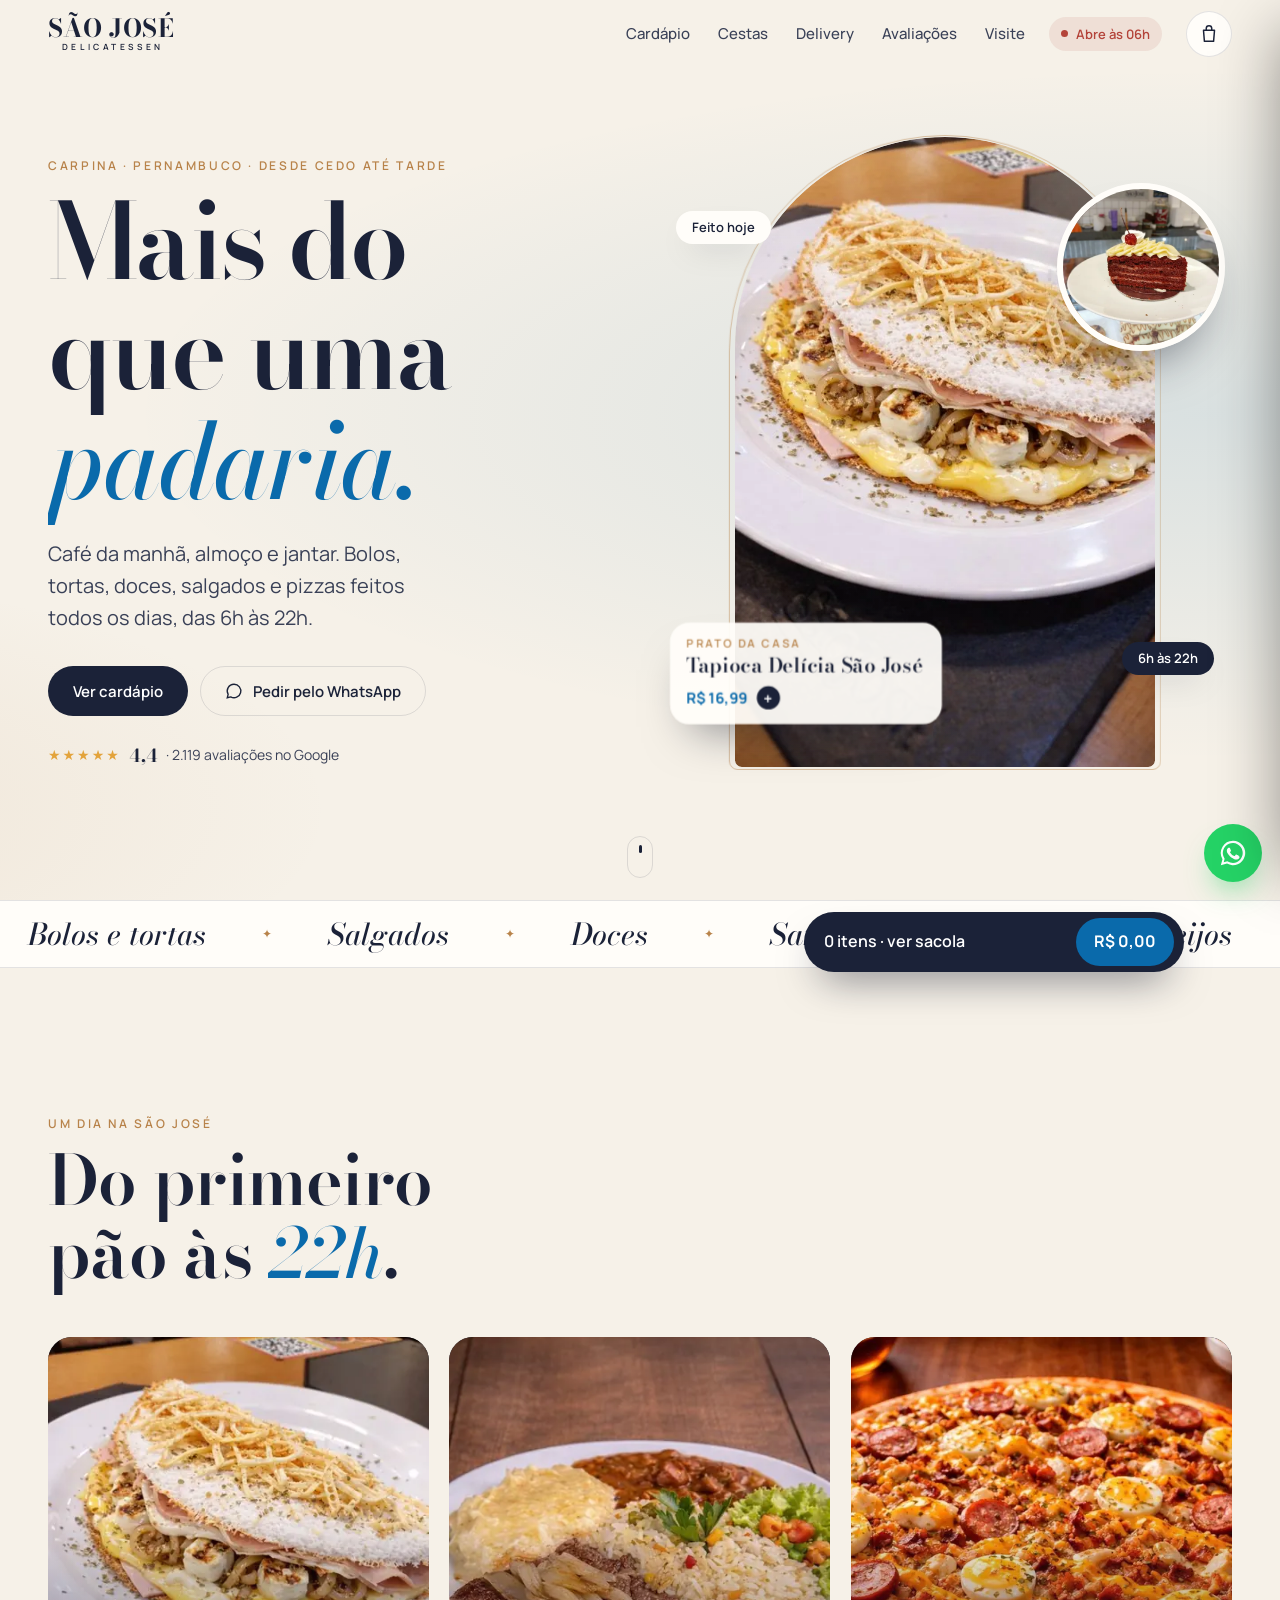
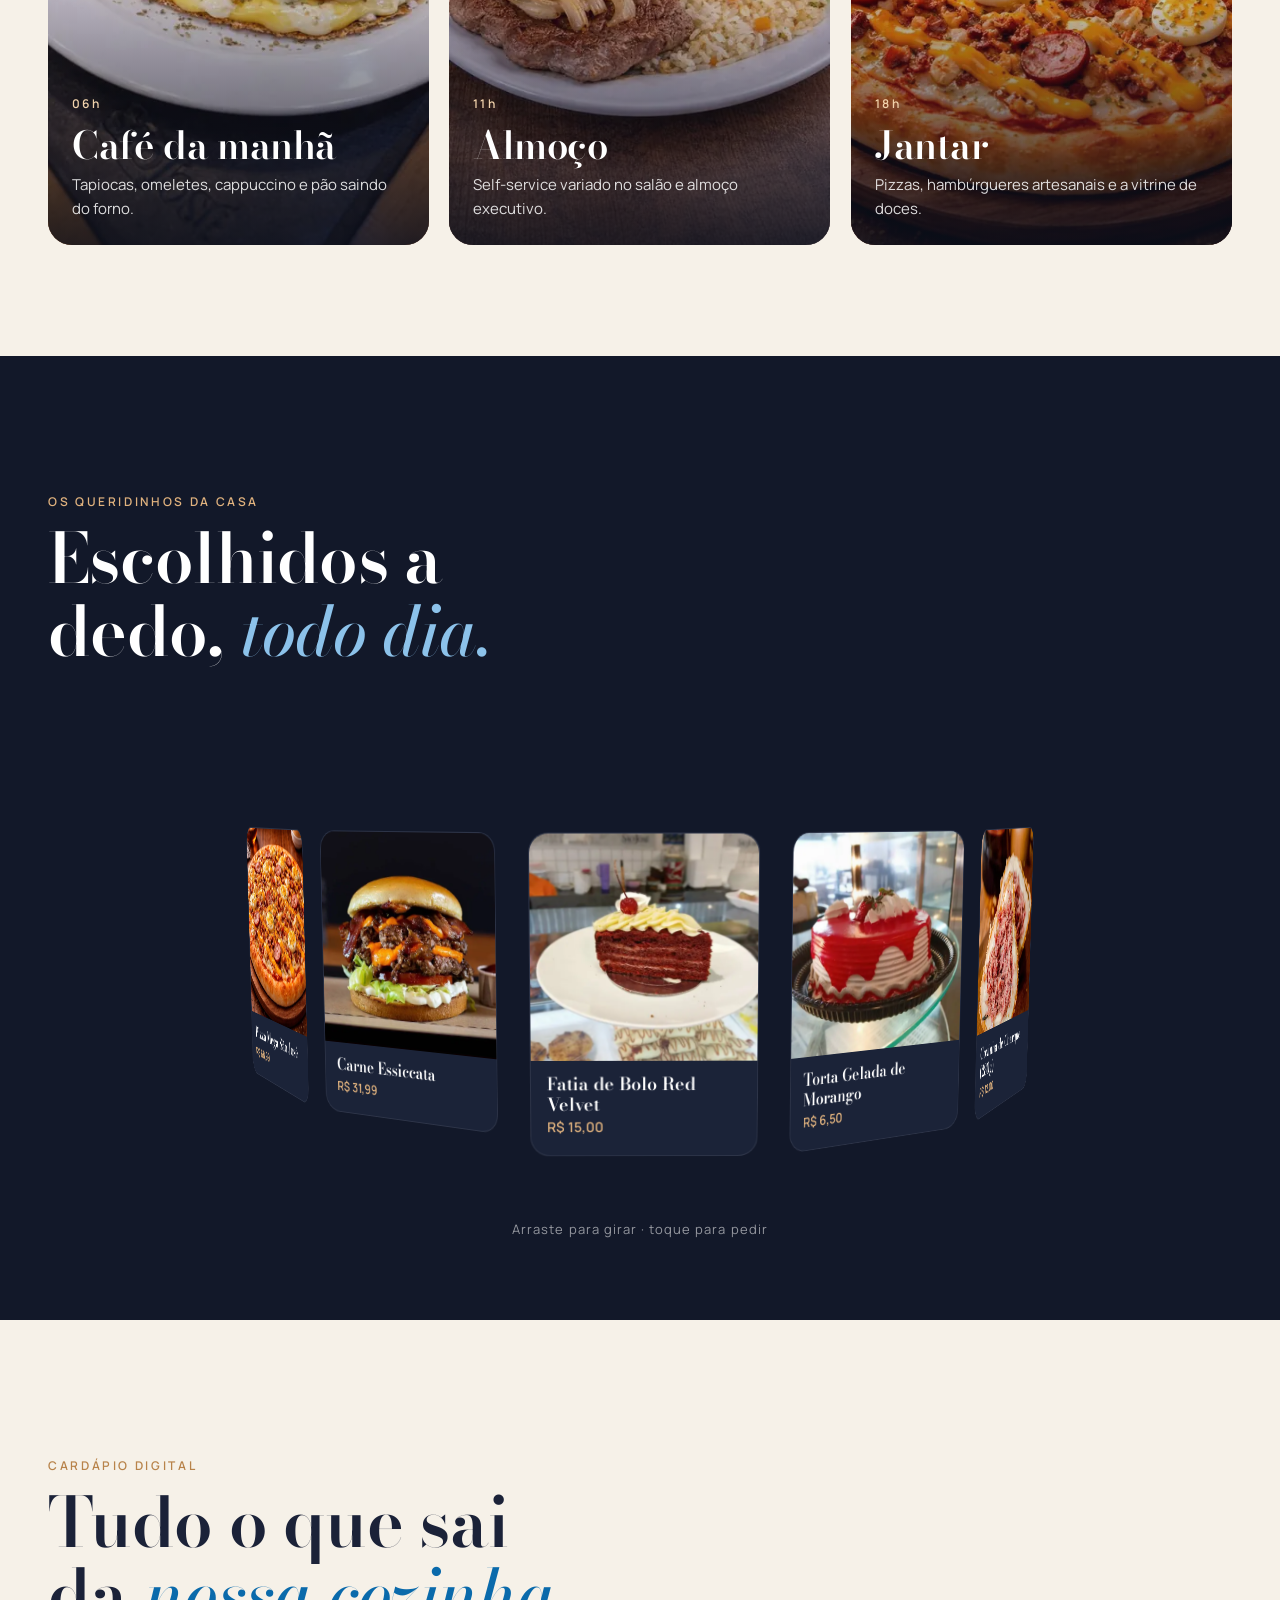
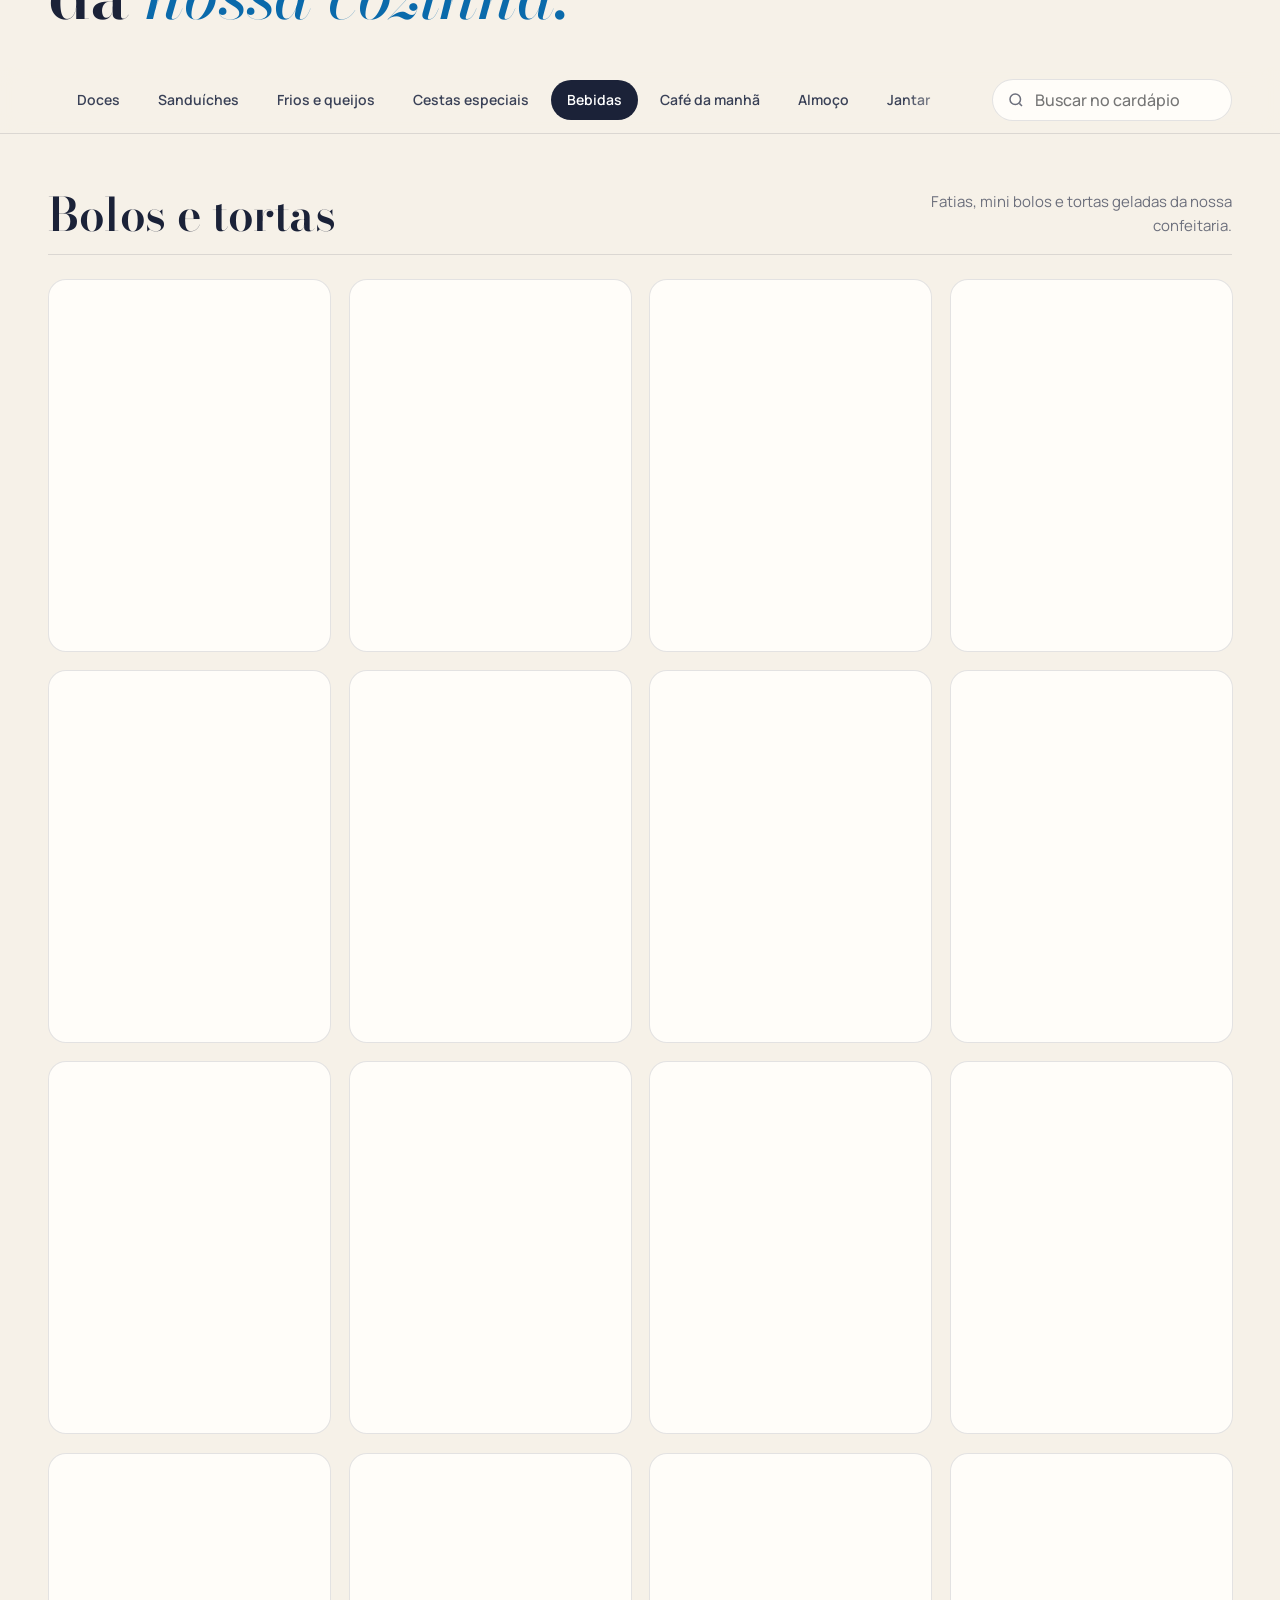
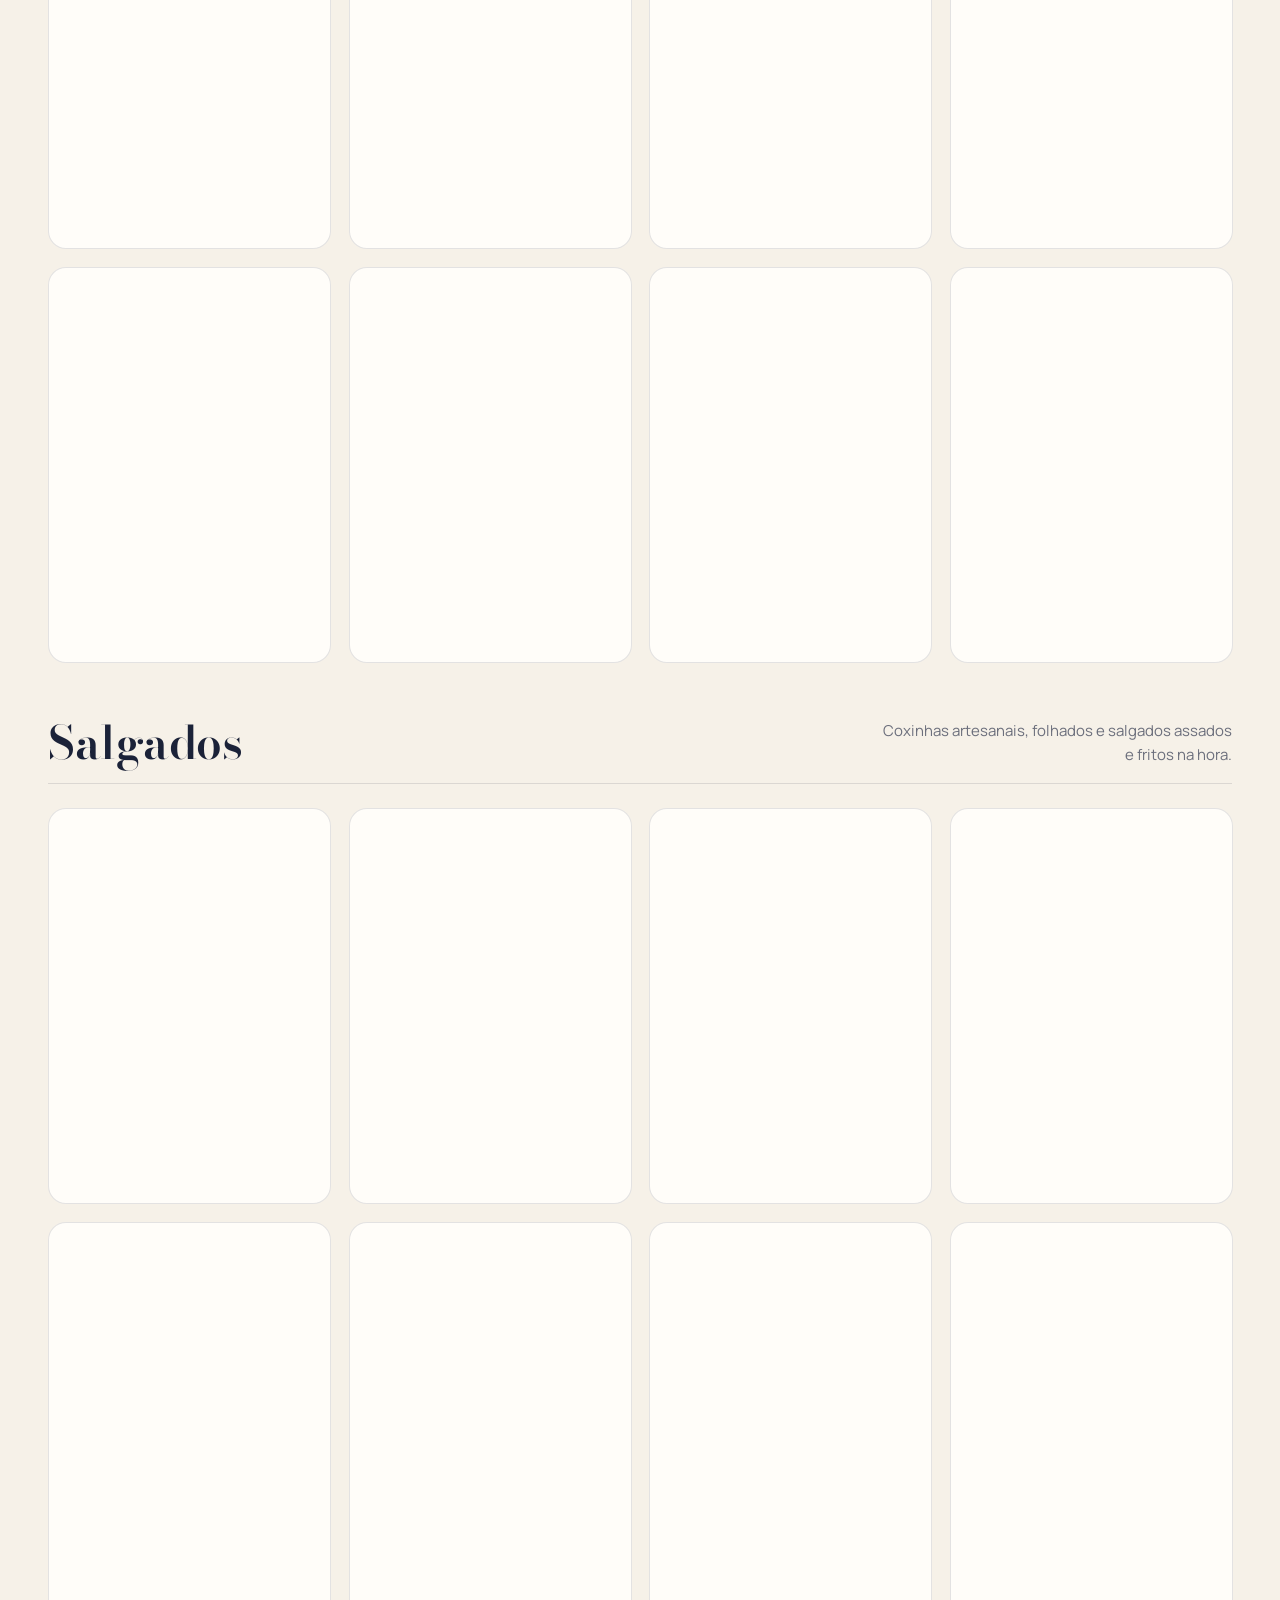
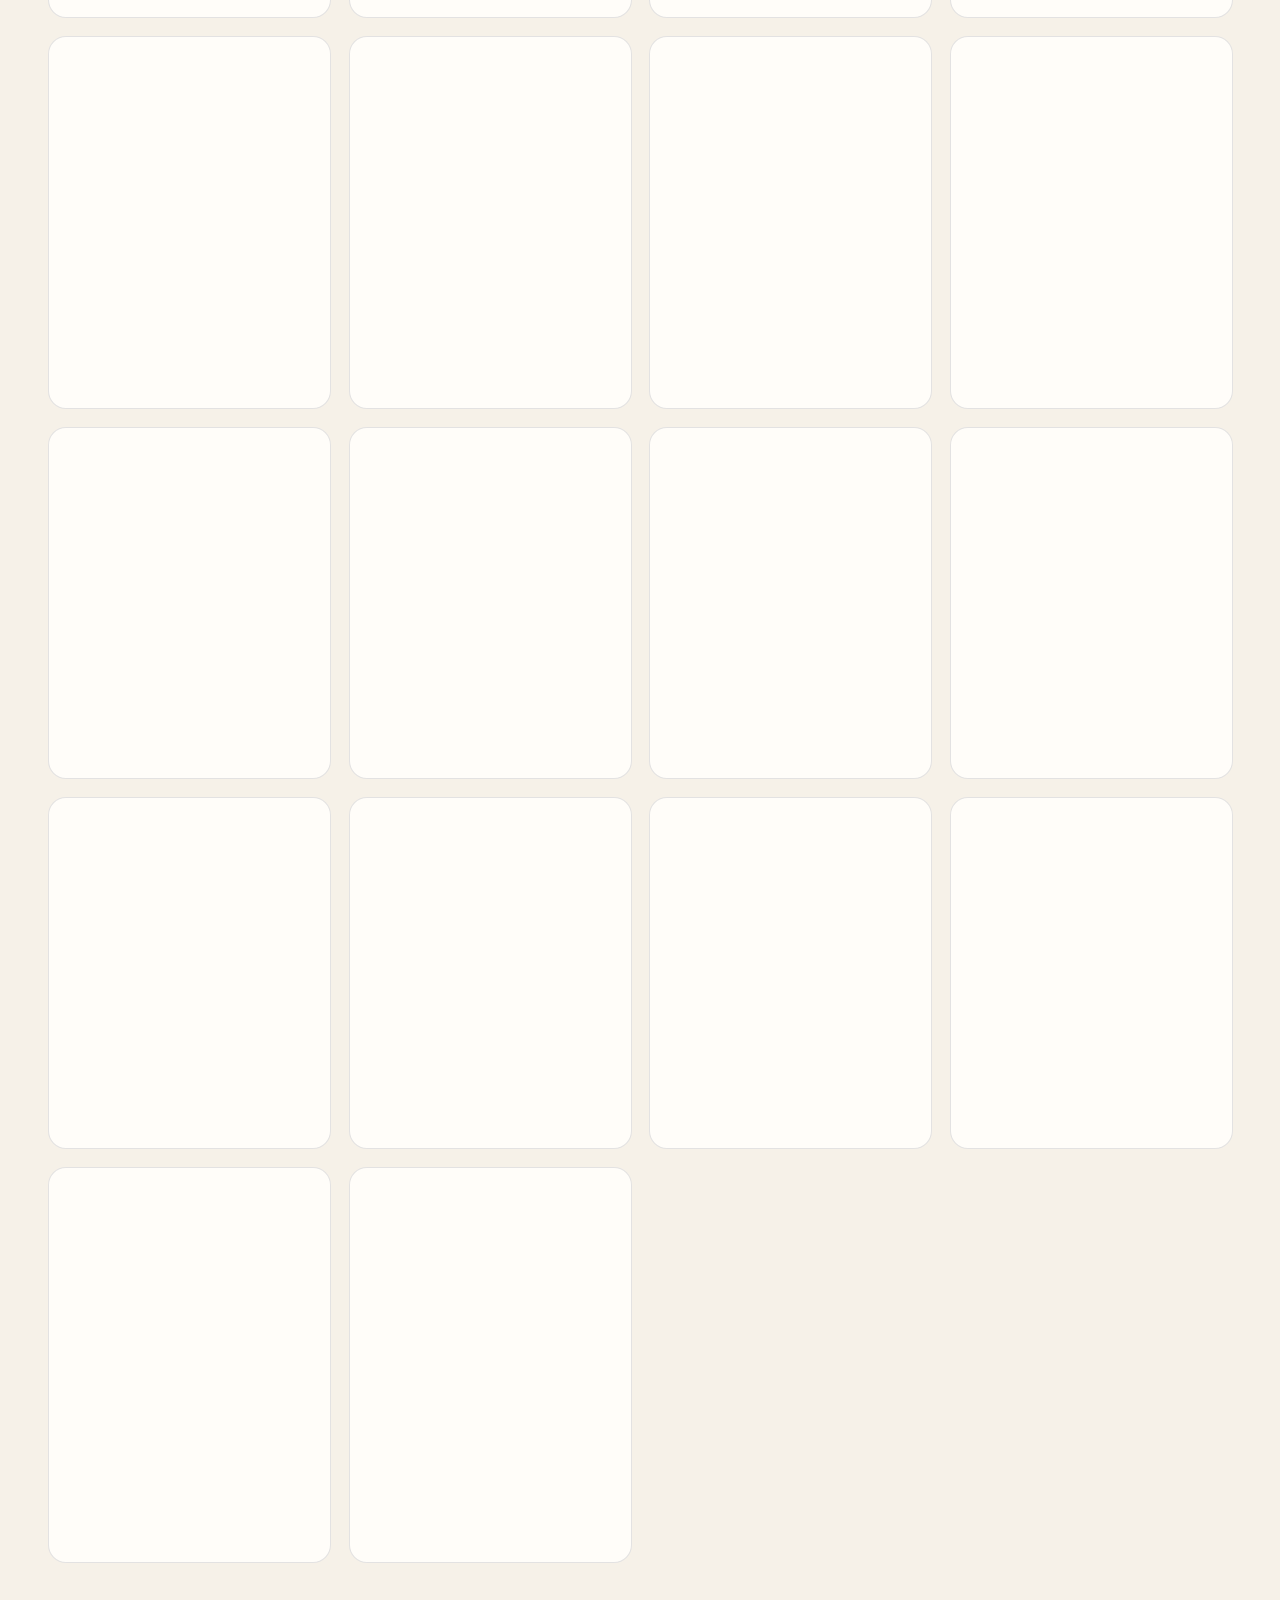
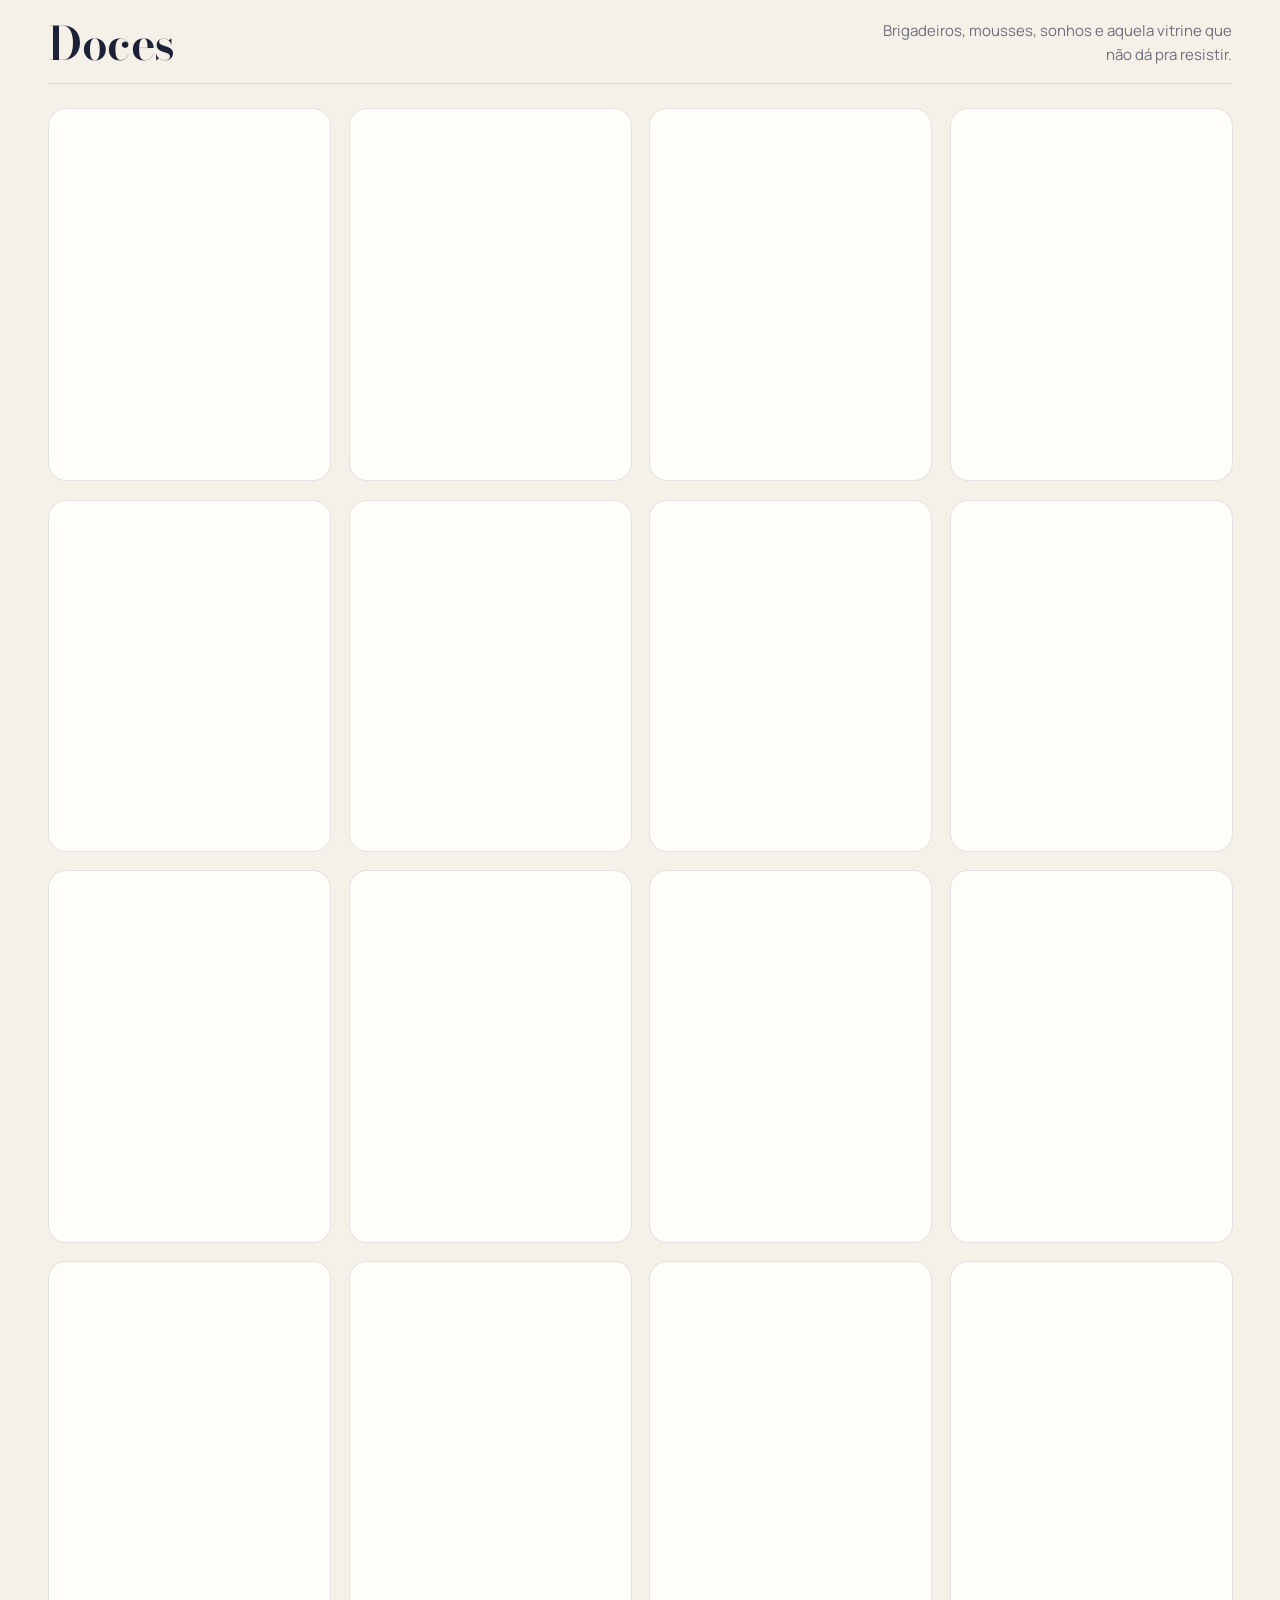
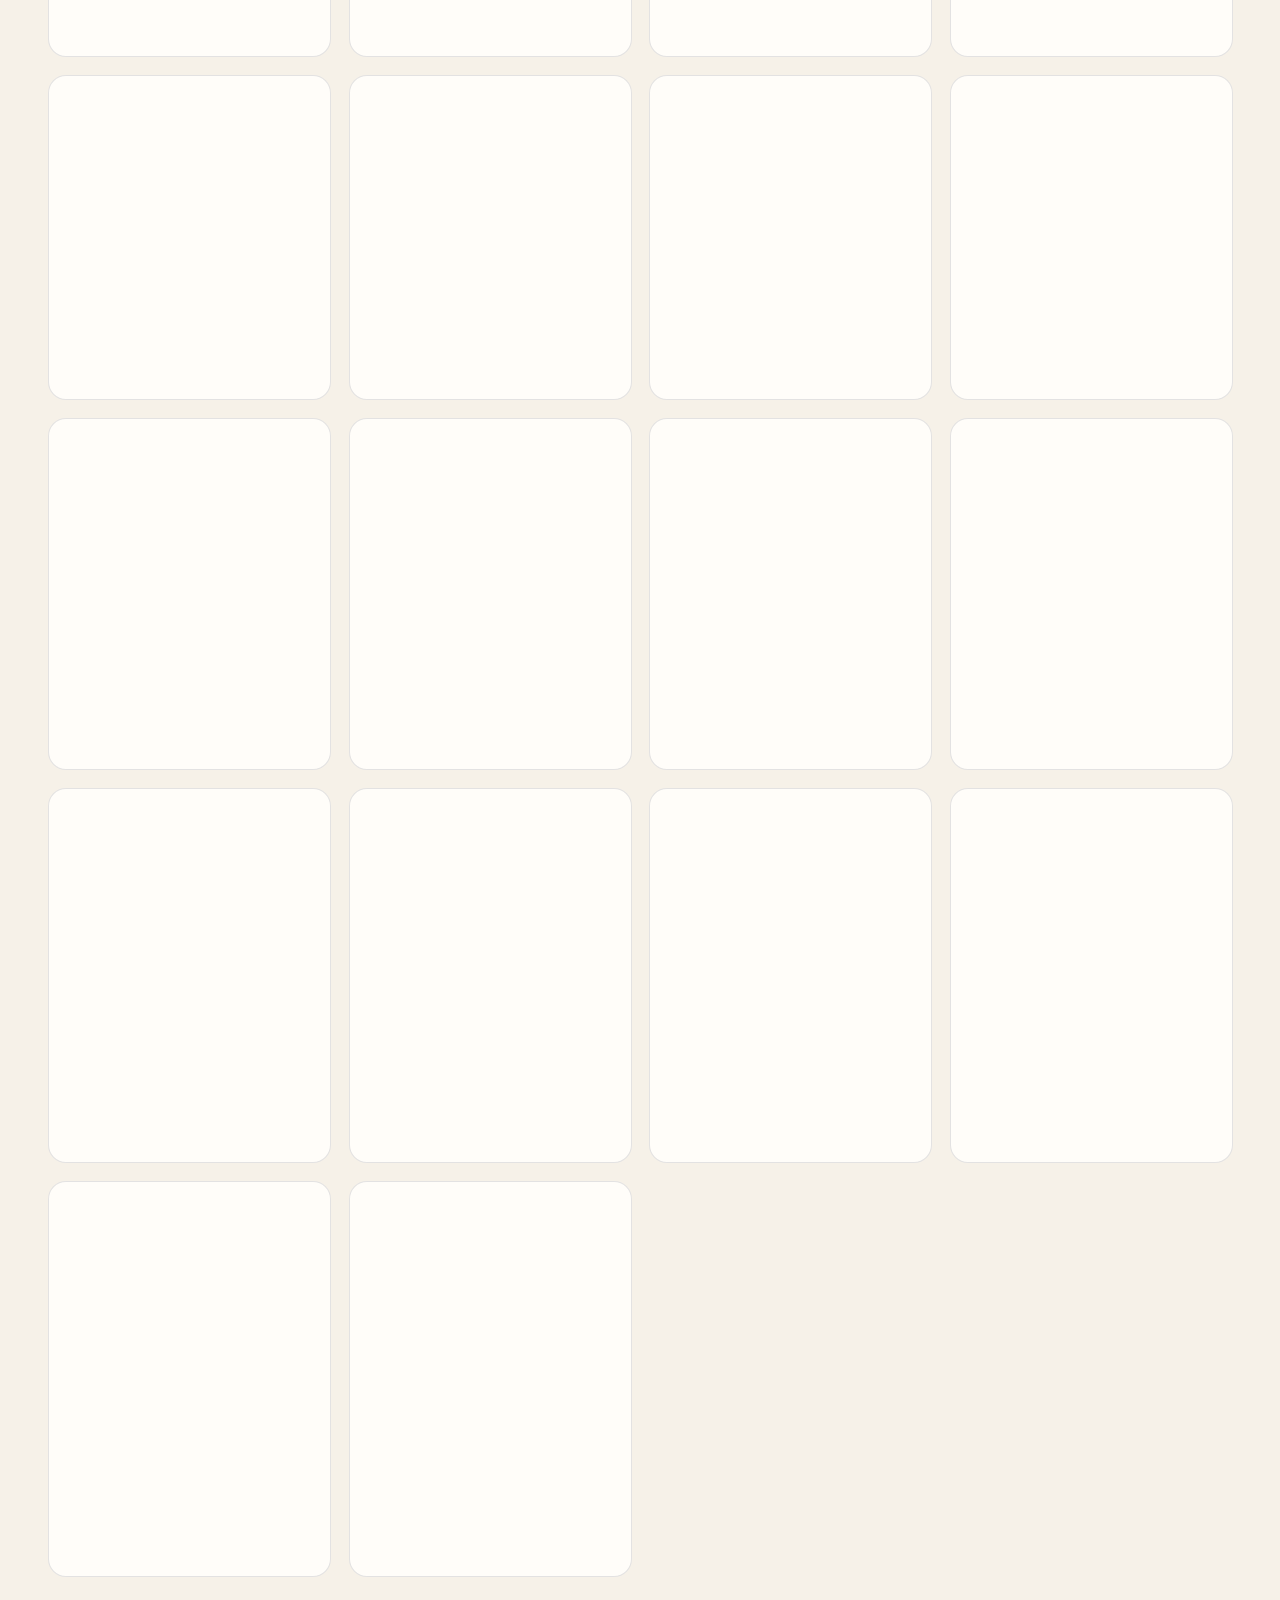
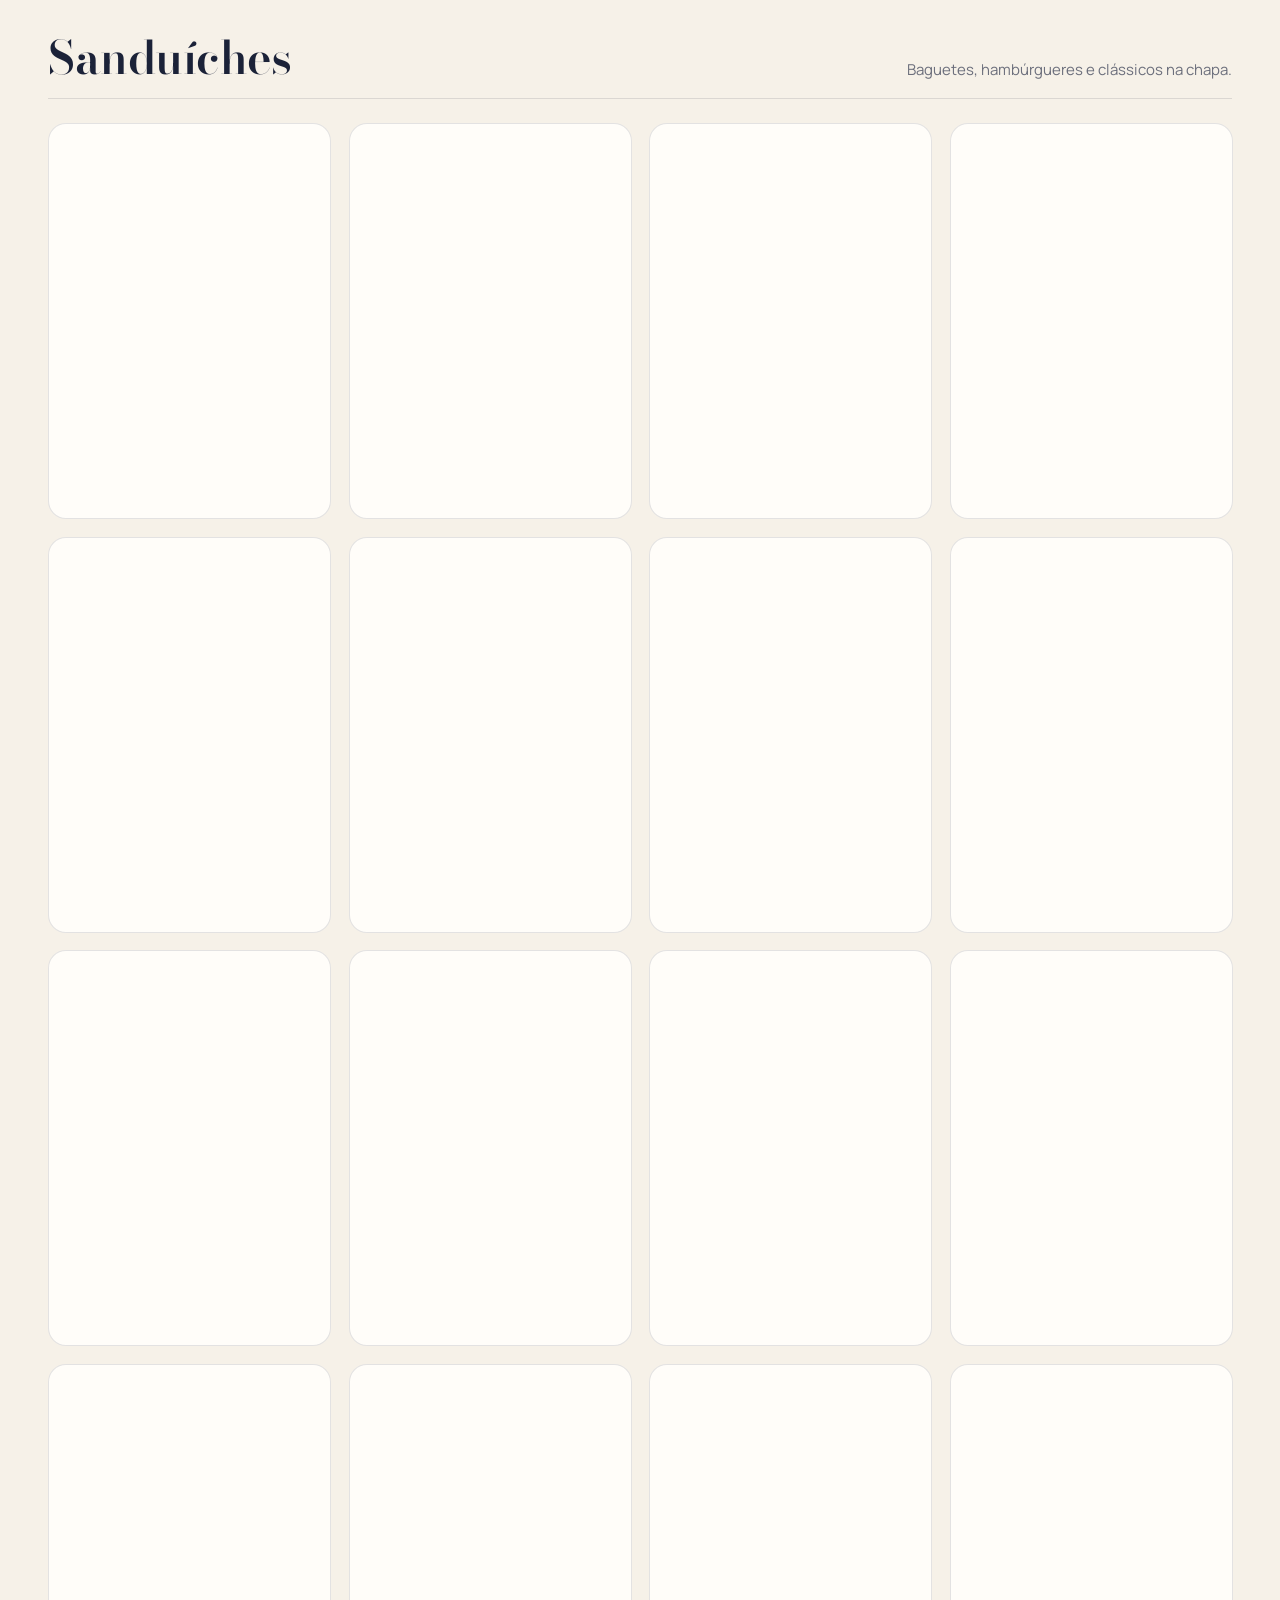
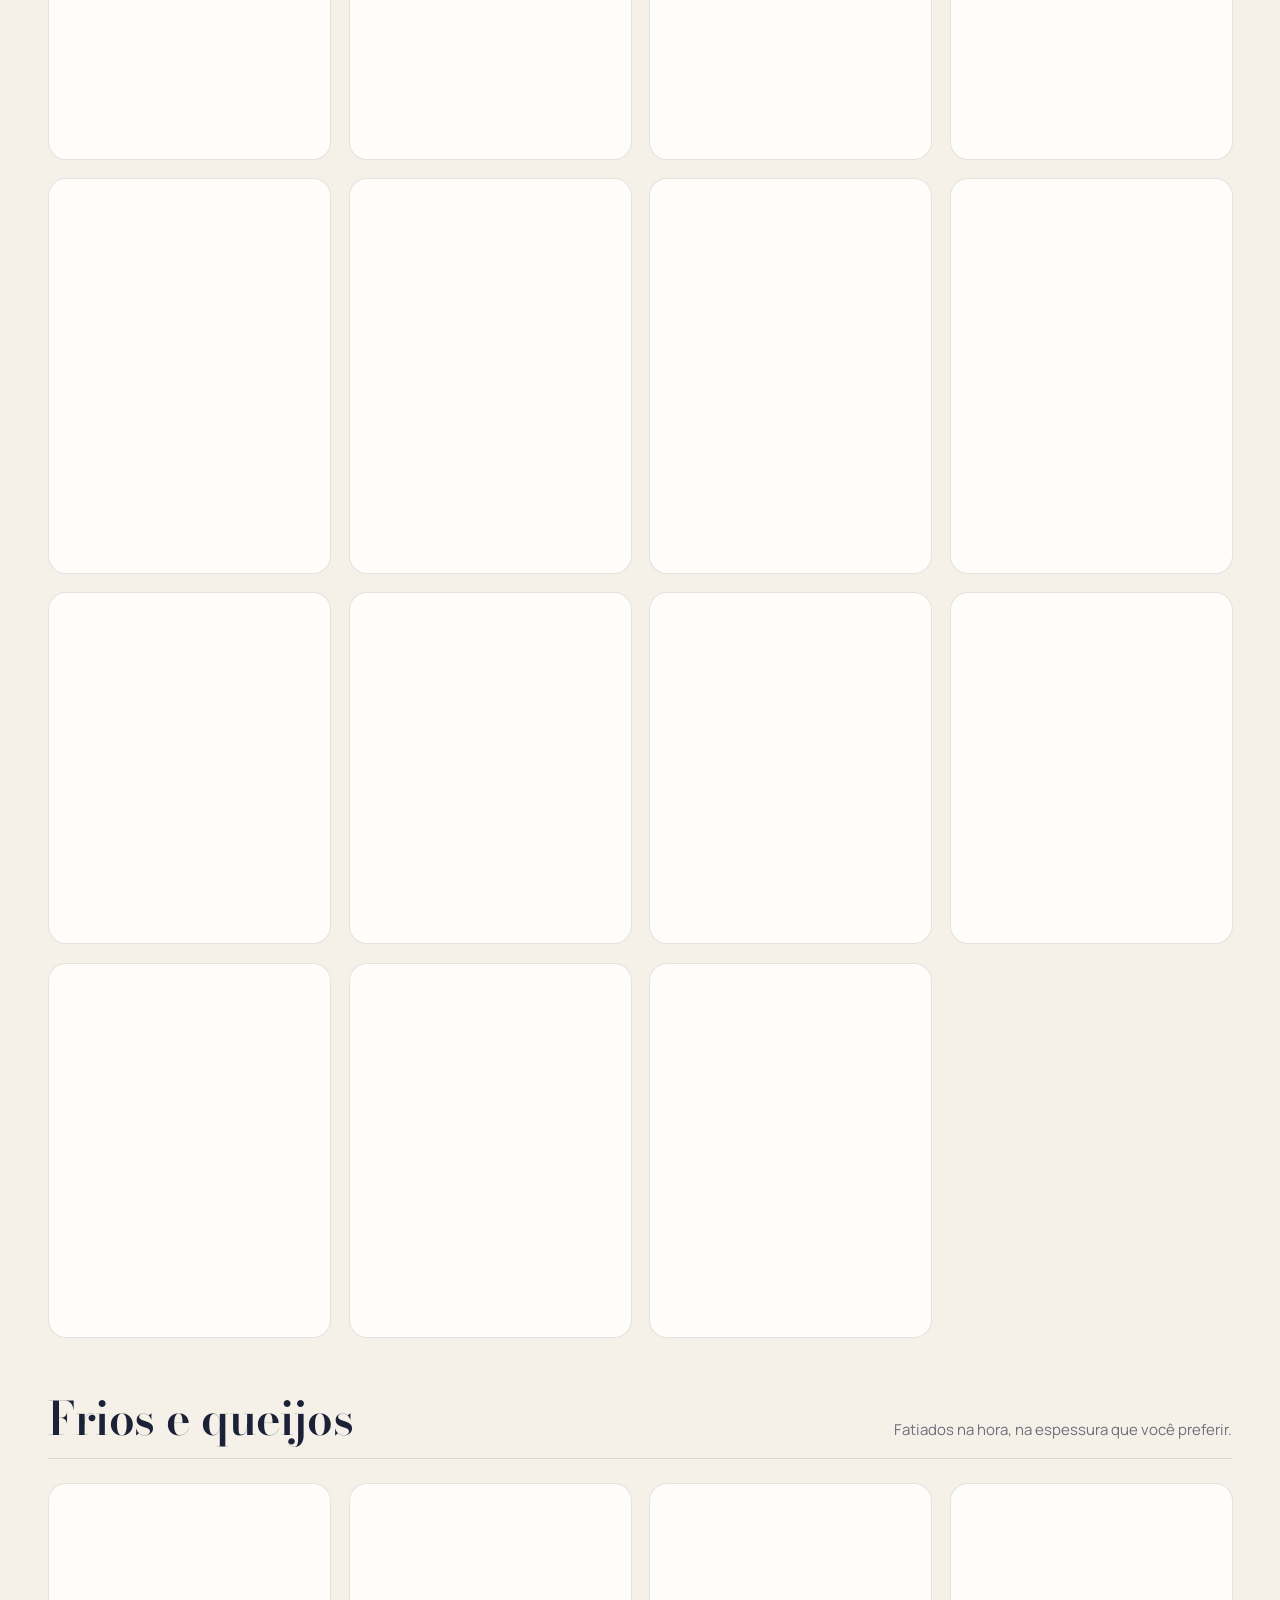
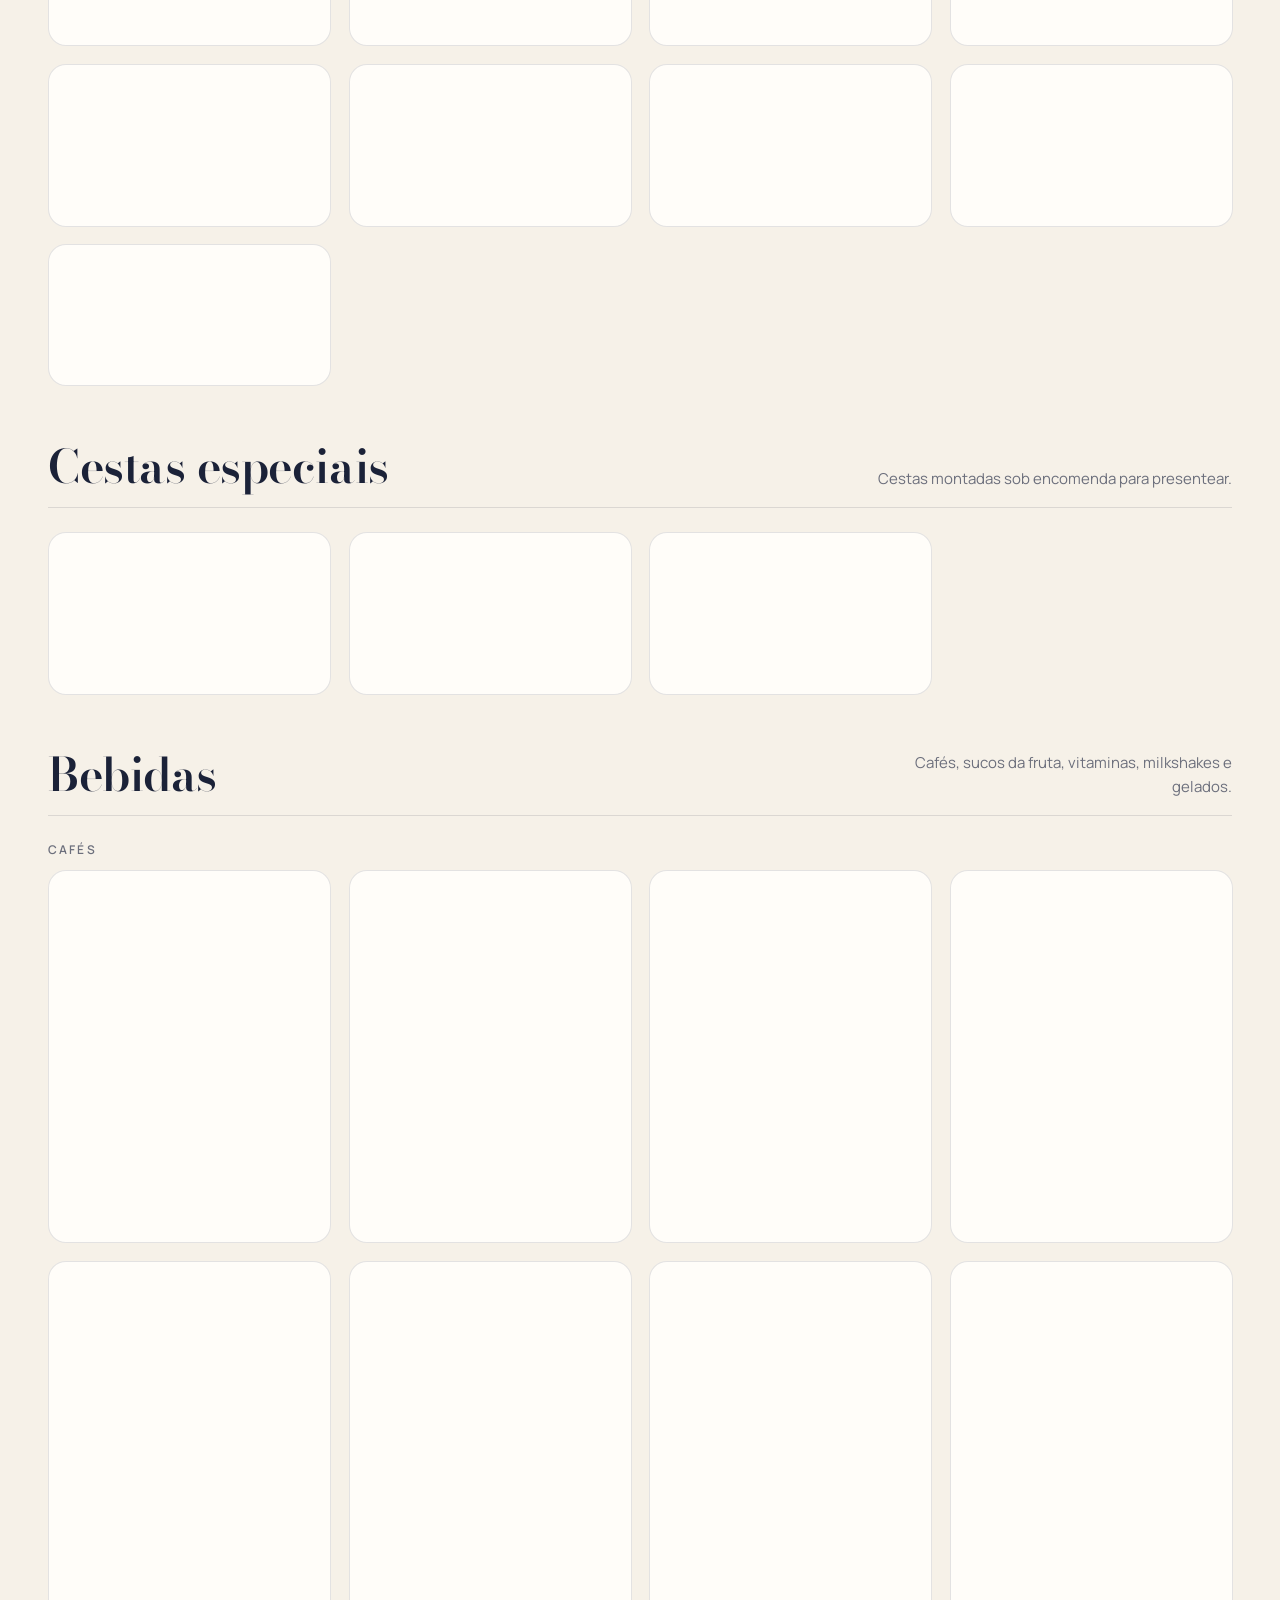
<file: index.html>
<!doctype html>
<html lang="pt-BR" class="no-js">
<head>
  <meta charset="utf-8">
  <meta name="viewport" content="width=device-width, initial-scale=1, viewport-fit=cover">
  <title>Delicatessen São José · Carpina – PE</title>
  <meta name="description" content="Mais do que uma padaria! Café da manhã, almoço e jantar em Carpina – PE. Bolos, tortas, doces, salgados, pizzas, cestas especiais e delivery. Todos os dias, das 6h às 22h.">
  <meta name="author" content="ZUKUNFT DIGITAL INTELLIGENCE">
  <meta name="theme-color" content="#f6f1e8">
  <meta property="og:title" content="Delicatessen São José · Mais do que uma padaria!">
  <meta property="og:description" content="Cardápio digital, delivery e encomendas em Carpina – PE.">
  <meta property="og:image" content="assets/img/hero/tapioca-delicia.webp">
  <link rel="icon" href="assets/favicon.svg" type="image/svg+xml">
  <link rel="preconnect" href="https://fonts.googleapis.com">
  <link rel="preconnect" href="https://fonts.gstatic.com" crossorigin>
  <link href="https://fonts.googleapis.com/css2?family=Bodoni+Moda:ital,opsz,wght@0,6..96,500;0,6..96,600;0,6..96,700;1,6..96,500&family=Manrope:wght@400;500;600;700&display=swap" rel="stylesheet">
  <link rel="preload" as="image" href="assets/img/hero/tapioca-delicia.webp" fetchpriority="high">
  <link rel="stylesheet" href="css/site.css?v=3">
</head>
<body>
  <a class="skip" href="#cardapio">Pular para o cardápio</a>

  <!-- Topo -->
  <header class="top" id="top">
    <div class="top__in">
      <a class="brand" href="#inicio" aria-label="Delicatessen São José, início">
        <span class="brand__word">São José</span>
        <span class="brand__sub">Delicatessen</span>
      </a>
      <nav class="nav" aria-label="Principal">
        <a href="#cardapio">Cardápio</a>
        <a href="#cestas">Cestas</a>
        <a href="#delivery">Delivery</a>
        <a href="#avaliacoes">Avaliações</a>
        <a href="#visite">Visite</a>
      </nav>
      <span class="open-pill" id="openPill"><i></i><span>Aberto agora</span></span>
      <button class="bag-btn" id="bagBtn" aria-label="Abrir sacola">
        <svg viewBox="0 0 24 24" aria-hidden="true"><path d="M6 8h12l-1 12H7L6 8Z"/><path d="M9 8V6a3 3 0 0 1 6 0v2"/></svg>
        <b class="bag-btn__count" id="bagCount" hidden>0</b>
      </button>
    </div>
  </header>

  <main>
    <!-- Hero -->
    <section class="hero" id="inicio">
      <div class="hero__copy">
        <p class="eyebrow" data-reveal>Carpina · Pernambuco · desde cedo até tarde</p>
        <h1 class="hero__title" data-split>Mais do que uma <em>padaria.</em></h1>
        <p class="hero__lead" data-reveal>Café da manhã, almoço e jantar. Bolos, tortas, doces, salgados e pizzas feitos todos os dias, das 6h às 22h.</p>
        <div class="hero__ctas" data-reveal>
          <a class="btn btn--ink" href="#cardapio">Ver cardápio</a>
          <a class="btn btn--line" id="heroWa" href="#" target="_blank" rel="noopener">
            <svg viewBox="0 0 24 24" aria-hidden="true"><path d="M12 3a9 9 0 0 0-7.8 13.5L3 21l4.6-1.2A9 9 0 1 0 12 3Z"/></svg>
            Pedir pelo WhatsApp
          </a>
        </div>
        <a class="rating-chip" href="#avaliacoes" data-reveal>
          <span class="stars" aria-hidden="true">★★★★★</span>
          <b><span data-count="4.4" data-decimals="1">4,4</span></b>
          <span>· <span data-count="2119">2.119</span> avaliações no Google</span>
        </a>
      </div>
      <div class="hero__stage" id="heroStage">
        <figure class="dish" id="dish">
          <div class="dish__frame">
            <img src="assets/img/hero/tapioca-delicia.webp" width="600" height="900" alt="Tapioca Delícia São José servida no prato, na mesa da loja" fetchpriority="high" decoding="async">
          </div>
          <figcaption>
            <button class="dish__tag" type="button" data-pid="tapioca-delicia-sao-jose">
              <span>Prato da casa</span>
              <b>Tapioca Delícia São José</b>
              <em>R$ 16,99 <i aria-hidden="true">+</i></em>
            </button>
          </figcaption>
        </figure>
        <div class="dish__side" aria-hidden="true"><img src="assets/img/hero/red-velvet.webp" width="520" height="520" alt="" decoding="async"></div>
        <span class="hero__badge hero__badge--a" aria-hidden="true">Feito hoje</span>
        <span class="hero__badge hero__badge--b" aria-hidden="true">6h às 22h</span>
      </div>
      <a class="hero__scroll" href="#dia" aria-label="Rolar"><span></span></a>
    </section>

    <!-- Faixa -->
    <div class="marquee" aria-hidden="true">
      <div class="marquee__track">
        <span>Bolos e tortas</span><span>Salgados</span><span>Doces</span><span>Sanduíches</span><span>Frios e queijos</span><span>Cestas especiais</span><span>Bebidas</span><span>Café da manhã</span><span>Almoço</span><span>Jantar</span>
        <span>Bolos e tortas</span><span>Salgados</span><span>Doces</span><span>Sanduíches</span><span>Frios e queijos</span><span>Cestas especiais</span><span>Bebidas</span><span>Café da manhã</span><span>Almoço</span><span>Jantar</span>
      </div>
    </div>

    <!-- Um dia na São José -->
    <section class="day" id="dia">
      <header class="sec-head">
        <p class="eyebrow" data-reveal>Um dia na São José</p>
        <h2 data-split>Do primeiro pão às <em>22h</em>.</h2>
      </header>
      <div class="day__grid">
        <a class="moment tilt" href="#cat-cafe-da-manha" data-reveal>
          <img src="assets/img/produtos/tapioca-delicia-sao-jose.webp" alt="Tapioca Delícia São José" loading="lazy">
          <div class="moment__txt"><span>06h</span><h3>Café da manhã</h3><p>Tapiocas, omeletes, cappuccino e pão saindo do forno.</p></div>
        </a>
        <a class="moment tilt" href="#cat-almoco" data-reveal>
          <img src="assets/img/produtos/almoco-executivo.webp" alt="Almoço executivo" loading="lazy">
          <div class="moment__txt"><span>11h</span><h3>Almoço</h3><p>Self-service variado no salão e almoço executivo.</p></div>
        </a>
        <a class="moment tilt" href="#cat-jantar" data-reveal>
          <img src="assets/img/produtos/pizza-mega-sao-jose.webp" alt="Pizza Mega São José" loading="lazy">
          <div class="moment__txt"><span>18h</span><h3>Jantar</h3><p>Pizzas, hambúrgueres artesanais e a vitrine de doces.</p></div>
        </a>
      </div>
    </section>

    <!-- Destaques em carrossel 3D -->
    <section class="ring-sec" id="destaques">
      <header class="sec-head sec-head--light">
        <p class="eyebrow" data-reveal>Os queridinhos da casa</p>
        <h2 data-split>Escolhidos a dedo, <em>todo dia.</em></h2>
      </header>
      <div class="ring" id="ring" aria-label="Produtos em destaque">
        <div class="ring__spin" id="ringSpin"></div>
      </div>
      <p class="ring__hint" data-reveal>Arraste para girar · toque para pedir</p>
    </section>

    <!-- Cardápio -->
    <section class="menu" id="cardapio">
      <header class="sec-head">
        <p class="eyebrow" data-reveal>Cardápio digital</p>
        <h2 data-split>Tudo o que sai da <em>nossa cozinha.</em></h2>
      </header>
      <div class="menu__bar" id="menuBar">
        <div class="tabs" id="tabs" role="tablist" aria-label="Categorias"></div>
        <label class="search">
          <svg viewBox="0 0 24 24" aria-hidden="true"><circle cx="11" cy="11" r="7"/><path d="m20 20-3.5-3.5"/></svg>
          <input id="search" type="search" placeholder="Buscar no cardápio" autocomplete="off" maxlength="60">
        </label>
      </div>
      <div class="menu__list" id="menuList"></div>
    </section>

    <!-- Cestas -->
    <section class="cestas" id="cestas">
      <div class="cestas__card" data-reveal>
        <div class="cestas__txt">
          <p class="eyebrow">Cestas especiais</p>
          <h2>Presente bom é presente <em>que se come.</em></h2>
          <p>Café da manhã surpresa, Páscoa, Natal, Dia das Mães ou coffee break da empresa: montamos a cesta do seu jeito, sob encomenda.</p>
          <a class="btn btn--light" id="cestaWa" href="#" target="_blank" rel="noopener">Encomendar uma cesta</a>
        </div>
        <div class="cestas__art" aria-hidden="true">
          <img src="assets/img/produtos/torta-gelada-de-morango.webp" alt="" loading="lazy">
          <img src="assets/img/produtos/croissant.webp" alt="" loading="lazy">
          <img src="assets/img/produtos/copo-da-felicidade.webp" alt="" loading="lazy">
        </div>
      </div>
    </section>

    <!-- Delivery -->
    <section class="delivery" id="delivery">
      <header class="sec-head">
        <p class="eyebrow" data-reveal>Delivery</p>
        <h2 data-split>A gente leva até <em>você.</em></h2>
      </header>
      <div class="delivery__grid">
        <div class="delivery__check" data-reveal>
          <h3>Entregamos no seu endereço?</h3>
          <p class="muted">Escolha o seu bairro ou use a localização do celular.</p>
          <label class="field">
            <span>Bairro</span>
            <select id="zoneSelect"><option value="">Selecione o bairro</option></select>
          </label>
          <button class="btn btn--line btn--sm" id="geoBtn" type="button">
            <svg viewBox="0 0 24 24" aria-hidden="true"><circle cx="12" cy="12" r="3"/><path d="M12 2v3M12 19v3M2 12h3M19 12h3"/></svg>
            Usar minha localização
          </button>
          <div class="zone-result" id="zoneResult" aria-live="polite"></div>
          <ul class="delivery__facts">
            <li><b id="etaTxt">35–55 min</b><span>tempo médio</span></li>
            <li><b id="minTxt">R$ 20</b><span>pedido mínimo</span></li>
            <li><b>Pix · cartão · dinheiro</b><span>na entrega</span></li>
          </ul>
        </div>
        <div class="delivery__map" data-reveal>
          <div id="map" role="img" aria-label="Mapa da área de entrega"></div>
          <ul class="zones" id="zonesList"></ul>
        </div>
      </div>
    </section>

    <!-- Avaliações -->
    <section class="reviews" id="avaliacoes">
      <header class="sec-head sec-head--light">
        <p class="eyebrow" data-reveal>Quem prova, conta</p>
        <h2 data-split>Avaliações <em>reais</em> de clientes.</h2>
      </header>
      <div class="reviews__score" data-reveal>
        <b><span data-count="4.4" data-decimals="1">4,4</span></b>
        <div><span class="stars stars--lg" aria-label="4,4 de 5 estrelas">★★★★★</span><p><span data-count="2119">2.119</span> avaliações no Google</p></div>
      </div>
      <div class="reviews__grid" id="reviews"></div>
      <a class="btn btn--light" id="reviewsLink" href="#" target="_blank" rel="noopener">Ver todas no Google</a>
    </section>

    <!-- Visite -->
    <section class="visit" id="visite">
      <div class="visit__grid">
        <div data-reveal>
          <p class="eyebrow">Visite a gente</p>
          <h2>Av. Agamenon Magalhães, <em>285</em>.</h2>
          <p class="visit__addr" id="addr"></p>
          <dl class="visit__hours">
            <div><dt>Todos os dias</dt><dd>06h às 22h</dd></div>
            <div><dt>Café da manhã</dt><dd>a partir das 06h</dd></div>
            <div><dt>Almoço e jantar</dt><dd>self-service e à la carte</dd></div>
          </dl>
          <div class="visit__ctas">
            <a class="btn btn--ink" id="mapsLink" href="#" target="_blank" rel="noopener">Como chegar</a>
            <a class="btn btn--line" id="igLink" href="#" target="_blank" rel="noopener">@delicatessensaojose</a>
          </div>
        </div>
        <div class="insta" data-reveal>
          <a class="insta__tile" href="#" data-ig><img src="assets/img/produtos/torta-gelada-de-sonho-de-valsa.webp" alt="" loading="lazy"></a>
          <a class="insta__tile" href="#" data-ig><img src="assets/img/produtos/coxinha-de-charque-280g.webp" alt="" loading="lazy"></a>
          <a class="insta__tile" href="#" data-ig><img src="assets/img/produtos/cappuccino-grande.webp" alt="" loading="lazy"></a>
          <a class="insta__tile" href="#" data-ig><img src="assets/img/produtos/carne-essiccata.webp" alt="" loading="lazy"></a>
          <a class="insta__tile" href="#" data-ig><img src="assets/img/produtos/fatia-de-bolo-de-oreo.webp" alt="" loading="lazy"></a>
          <a class="insta__tile" href="#" data-ig><img src="assets/img/produtos/suco-sao-jose.webp" alt="" loading="lazy"></a>
        </div>
      </div>
    </section>
  </main>

  <footer class="foot">
    <div class="foot__in">
      <div class="brand brand--foot"><span class="brand__word">São José</span><span class="brand__sub">Delicatessen</span></div>
      <p>Mais do que uma padaria! · Carpina – PE</p>
      <nav aria-label="Acesso da equipe"><a href="equipe/">Equipe</a><a href="admin/">Gerência</a></nav>
    </div>

    <p class="zk-credit" style="max-width:none;margin:20px auto 0;padding:0 16px;text-align:center;font-size:12px;line-height:1.5;letter-spacing:.04em;opacity:.7">Desenvolvido por <strong style="font-weight:700;letter-spacing:.08em">ZUKUNFT DIGITAL INTELLIGENCE</strong></p>
  </footer>

  <!-- WhatsApp flutuante -->
  <a class="wa-float" id="waFloat" href="#" target="_blank" rel="noopener" aria-label="Falar no WhatsApp">
    <svg viewBox="0 0 32 32" aria-hidden="true"><path fill="currentColor" d="M16 3a13 13 0 0 0-11.2 19.6L3 29l6.6-1.7A13 13 0 1 0 16 3Zm0 23.6c-2 0-3.9-.5-5.6-1.5l-.4-.2-3.9 1 1-3.8-.3-.4A10.6 10.6 0 1 1 16 26.6Zm5.8-7.9c-.3-.2-1.9-.9-2.2-1-.3-.1-.5-.2-.7.2l-1 1.2c-.2.2-.4.2-.7.1a8.7 8.7 0 0 1-4.3-3.8c-.3-.6.3-.5.9-1.6.1-.2 0-.4 0-.5l-1-2.4c-.3-.6-.5-.5-.7-.5h-.6c-.2 0-.6.1-.9.4-.3.3-1.2 1.1-1.2 2.8s1.2 3.2 1.4 3.5c.2.2 2.4 3.6 5.7 5 2.1.9 3 1 4 .8.7-.1 1.9-.8 2.2-1.5.3-.8.3-1.4.2-1.5-.1-.2-.3-.3-.6-.4Z"/></svg>
  </a>

  <!-- Produto (opções) -->
  <dialog class="sheet" id="productSheet" aria-labelledby="psName">
    <form method="dialog" class="sheet__in" id="productForm">
      <button class="sheet__x" value="cancel" aria-label="Fechar">×</button>
      <div class="ps__media" id="psMedia"></div>
      <div class="ps__body">
        <p class="eyebrow" id="psCat"></p>
        <h3 id="psName"></h3>
        <p class="muted" id="psDesc"></p>
        <div id="psSizes"></div>
        <div id="psOpts"></div>
        <label class="field"><span>Observação para a cozinha</span>
          <textarea id="psNote" rows="2" maxlength="140" data-chars placeholder="Ex.: sem cebola, bem passado, cortar ao meio"></textarea>
        </label>
        <div class="ps__foot">
          <div class="qty"><button type="button" data-q="-1" aria-label="Menos">−</button><output id="psQty">1</output><button type="button" data-q="1" aria-label="Mais">+</button></div>
          <button class="btn btn--ink btn--grow" id="psAdd" value="add">Adicionar · <span id="psTotal"></span></button>
        </div>
      </div>
    </form>
  </dialog>

  <!-- Sacola -->
  <div class="drawer" id="drawer" aria-hidden="true">
    <div class="drawer__scrim" data-close></div>
    <aside class="drawer__panel" role="dialog" aria-modal="true" aria-labelledby="bagTitle">
      <header class="drawer__head">
        <h3 id="bagTitle">Sua sacola</h3>
        <button class="sheet__x" data-close aria-label="Fechar">×</button>
      </header>
      <div class="drawer__body" id="bagBody"></div>
      <footer class="drawer__foot" id="bagFoot"></footer>
    </aside>
  </div>

  <script type="module" src="js/site.js?v=3"></script>
</body>
</html>
</file>
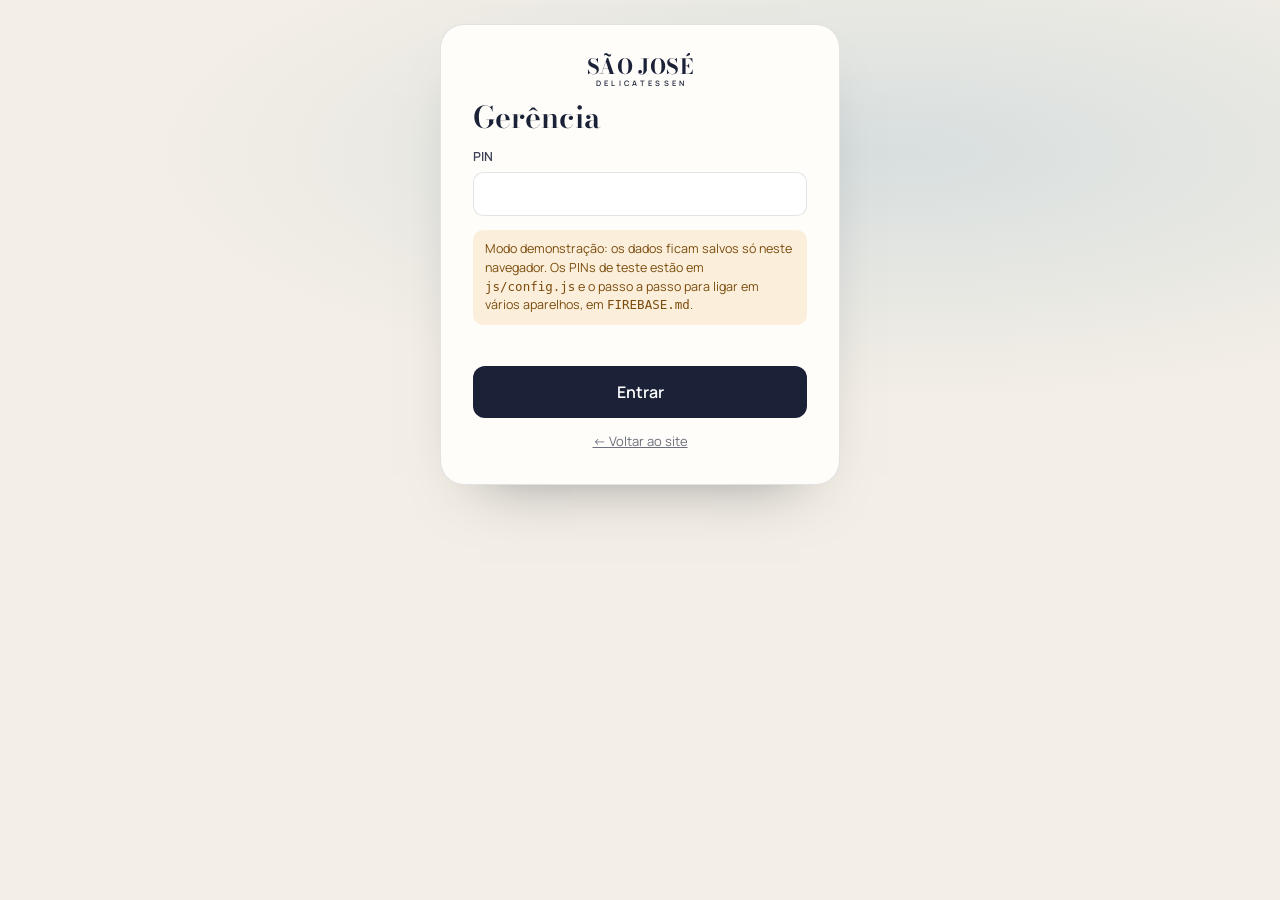
<file: admin/index.html>
<!doctype html>
<html lang="pt-BR">
<head>
  <meta charset="utf-8">
  <meta name="viewport" content="width=device-width, initial-scale=1, viewport-fit=cover">
  <meta name="robots" content="noindex">
  <title>Gerência · São José</title>
  <meta name="theme-color" content="#fffdf9">
  <link rel="icon" href="../assets/favicon.svg" type="image/svg+xml">
  <link rel="preconnect" href="https://fonts.googleapis.com">
  <link rel="preconnect" href="https://fonts.gstatic.com" crossorigin>
  <link href="https://fonts.googleapis.com/css2?family=Bodoni+Moda:opsz,wght@6..96,600;6..96,700&family=Manrope:wght@400;500;600;700&display=swap" rel="stylesheet">
  <link rel="stylesheet" href="../css/panel.css?v=6">
</head>
<body>
  <div id="root"></div>

  <dialog class="modal" id="edModal" style="width:min(620px,calc(100% - 24px))">
    <form method="dialog" class="modal__in" id="edForm">
      <h3 id="edTitle">Produto</h3>
      <div class="img-drop">
        <span id="edImgPrev"></span>
        <div style="display:grid;gap:6px;flex:1">
          <label class="btn btn--line btn--sm" style="cursor:pointer">Enviar foto<input type="file" id="edFile" accept="image/*" hidden></label>
          <button type="button" class="btn btn--ghost btn--sm" id="edImgRm">Remover foto</button>
        </div>
      </div>
      <label class="field"><span>Nome</span><input id="edName" required maxlength="80" data-chars></label>
      <div class="grid2">
        <label class="field"><span>Categoria</span><select id="edCat"></select></label>
        <label class="field"><span>Subgrupo (opcional)</span><input id="edGroup" maxlength="40" placeholder="Ex.: Pizzas, Cafés"></label>
      </div>
      <label class="field"><span>Descrição</span><textarea id="edDesc" rows="2" maxlength="220" data-chars></textarea></label>
      <div class="grid2">
        <label class="field"><span>Preço (R$)</span><input id="edPrice" inputmode="decimal" maxlength="10" placeholder="Vazio = sob consulta"></label>
        <label class="field"><span>Unidade (opcional)</span><input id="edUnit" maxlength="20" placeholder="fatia, por kg, 500ml…"></label>
      </div>
      <div class="field"><span>Tamanhos com preço próprio (opcional)</span>
        <div class="sizes-ed" id="edSizes"></div>
        <button type="button" class="btn btn--line btn--sm" id="edAddSize" style="justify-self:start">+ Tamanho</button>
      </div>
      <div class="grid2">
        <label class="field"><span>Opções (separadas por vírgula)</span><input id="edOpts" maxlength="200" data-chars placeholder="Frango, Charque"></label>
        <label class="field"><span>Cliente escolhe até</span><select id="edMulti"><option value="0">1 opção</option><option value="2">2 opções</option><option value="3">3 opções</option><option value="4">4 opções</option></select></label>
      </div>
      <div style="display:flex;gap:18px;flex-wrap:wrap">
        <label class="check"><input type="checkbox" id="edActive"> Disponível hoje</label>
        <label class="check"><input type="checkbox" id="edFeat"> Destaque no site</label>
      </div>
      <div class="modal__foot"><button type="button" class="btn btn--ghost" id="edDel" style="margin-right:auto;color:var(--danger)">Excluir</button><button class="btn btn--line" value="cancel" formnovalidate>Cancelar</button><button class="btn" value="ok">Salvar</button></div>
    </form>
  </dialog>

  <script type="module" src="../js/admin.js?v=4"></script>
</body>
</html>
</file>
<file: css/site.css>
/* =========================================================
   Delicatessen São José — site
   Identidade: azul-marinho do logo, azul royal do selo,
   papel creme de confeitaria e serifa Didone (Bodoni).
   ========================================================= */
:root {
  --paper: #f6f1e8;
  --paper-2: #eee5d6;
  --card: #fffdf9;
  --ink: #1b2238;
  --ink-2: #3a4157;
  --muted: #6c6f7c;
  --night: #121829;
  --night-2: #1b2338;
  --blue: #0a6aab;
  --blue-soft: #d9e8f4;
  --caramel: #b8834a;
  --line: rgba(27, 34, 56, 0.12);
  --ok: #2f8a5b;
  --danger: #b4443a;
  --serif: 'Bodoni Moda', 'Didot', Georgia, serif;
  --sans: 'Manrope', system-ui, -apple-system, 'Segoe UI', sans-serif;
  --ease-out: cubic-bezier(0.23, 1, 0.32, 1);
  --ease-in-out: cubic-bezier(0.77, 0, 0.175, 1);
  --ease-drawer: cubic-bezier(0.32, 0.72, 0, 1);
  --r: 18px;
  --gut: clamp(16px, 4vw, 48px);
  --top-h: 68px;
  color-scheme: light;
}

*, *::before, *::after { box-sizing: border-box; }
html { scroll-behavior: smooth; scroll-padding-top: calc(var(--top-h) + 70px); -webkit-text-size-adjust: 100%; }
body {
  margin: 0; background: var(--paper); color: var(--ink);
  font: 400 16px/1.6 var(--sans); -webkit-font-smoothing: antialiased;
  -webkit-tap-highlight-color: transparent; overflow-x: hidden;
}
html, body { overflow-x: clip; }
.ring-sec, .cestas__card, .marquee { contain: paint; }
img { display: block; max-width: 100%; }
a { color: inherit; }
button { font: inherit; color: inherit; cursor: pointer; }
h1, h2, h3 { font-family: var(--serif); font-weight: 600; line-height: 1.05; letter-spacing: -0.01em; margin: 0; text-wrap: balance; }
h1 em, h2 em { font-style: italic; font-weight: 500; color: var(--blue); }
p { margin: 0; }
.muted { color: var(--muted); }
.skip { position: absolute; left: -999px; top: 8px; z-index: 99; background: var(--ink); color: #fff; padding: 8px 14px; border-radius: 8px; }
.skip:focus { left: 8px; }
:focus-visible { outline: 2px solid var(--blue); outline-offset: 3px; border-radius: 6px; }
.eyebrow { font: 600 12px/1 var(--sans); letter-spacing: 0.22em; text-transform: uppercase; color: var(--caramel); margin-bottom: 14px; }
.stars { color: #e3a33b; letter-spacing: 2px; }

/* ---------- Botões ---------- */
.btn {
  --bg: var(--ink); --fg: #fff;
  display: inline-flex; align-items: center; justify-content: center; gap: 10px;
  height: 50px; padding: 0 24px; border-radius: 999px; border: 1px solid transparent;
  background: var(--bg); color: var(--fg); font: 600 15px/1 var(--sans); text-decoration: none;
  transition: transform 160ms var(--ease-out), background-color 200ms, color 200ms, border-color 200ms, box-shadow 200ms;
  user-select: none; -webkit-user-select: none; white-space: nowrap;
}
.btn:active { transform: scale(0.97); }
.btn svg { width: 18px; height: 18px; fill: none; stroke: currentColor; stroke-width: 1.8; }
.btn--line { --bg: transparent; --fg: var(--ink); border-color: var(--line); }
.btn--light { --bg: #fff; --fg: var(--ink); }
.btn--sm { height: 42px; padding: 0 18px; font-size: 14px; }
.btn--grow { flex: 1; }
.btn[disabled] { opacity: 0.45; pointer-events: none; }
@media (hover: hover) and (pointer: fine) {
  .btn:hover { box-shadow: 0 10px 24px -12px rgba(18, 24, 41, 0.5); }
  .btn--ink:hover { --bg: #0f1526; }
  .btn--line:hover { border-color: var(--ink); }
}

/* ---------- Topo ---------- */
.top {
  position: fixed; inset: 0 0 auto; z-index: 40; height: var(--top-h);
  transition: background-color 300ms, box-shadow 300ms, transform 400ms var(--ease-out);
}
.top.is-solid { background: rgba(246, 241, 232, 0.86); backdrop-filter: saturate(1.4) blur(14px); -webkit-backdrop-filter: saturate(1.4) blur(14px); box-shadow: 0 1px 0 var(--line); }
.top.is-hidden { transform: translateY(-100%); }
.top__in { height: 100%; max-width: 1280px; margin: 0 auto; padding: 0 var(--gut); display: flex; align-items: center; gap: 24px; }
.brand { display: inline-flex; flex-direction: column; align-items: center; text-decoration: none; line-height: 1; color: var(--ink); }
.brand__word { font: 700 25px/0.9 var(--serif); letter-spacing: 0.02em; text-transform: uppercase; }
.brand__sub { font: 600 8.5px/1 var(--sans); letter-spacing: 0.42em; text-transform: uppercase; margin-top: 4px; padding-left: 0.42em; }
.nav { display: flex; gap: 28px; margin-left: auto; }
.nav a { position: relative; text-decoration: none; font-weight: 500; font-size: 15px; color: var(--ink-2); padding: 6px 0; }
.nav a::after { content: ''; position: absolute; left: 0; right: 0; bottom: 0; height: 1px; background: currentColor; transform: scaleX(0); transform-origin: right; transition: transform 300ms var(--ease-out); }
@media (hover: hover) { .nav a:hover::after { transform: scaleX(1); transform-origin: left; } }
.open-pill { display: inline-flex; align-items: center; gap: 8px; font-size: 13px; font-weight: 600; padding: 7px 12px; border-radius: 999px; background: rgba(47, 138, 91, 0.1); color: var(--ok); }
.open-pill i { width: 7px; height: 7px; border-radius: 50%; background: currentColor; box-shadow: 0 0 0 0 currentColor; animation: pulse 2.4s infinite; }
.open-pill.is-closed { background: rgba(180, 68, 58, 0.1); color: var(--danger); }
.open-pill.is-closed i { animation: none; }
@keyframes pulse { 0% { box-shadow: 0 0 0 0 rgba(47, 138, 91, 0.5); } 70%, 100% { box-shadow: 0 0 0 8px rgba(47, 138, 91, 0); } }
.bag-btn { position: relative; width: 46px; height: 46px; border-radius: 50%; border: 1px solid var(--line); background: var(--card); display: grid; place-items: center; transition: transform 160ms var(--ease-out); }
.bag-btn:active { transform: scale(0.94); }
.bag-btn svg { width: 22px; height: 22px; fill: none; stroke: var(--ink); stroke-width: 1.6; stroke-linejoin: round; }
.bag-btn__count { position: absolute; top: -4px; right: -4px; min-width: 20px; height: 20px; padding: 0 5px; border-radius: 10px; background: var(--blue); color: #fff; font: 700 11px/20px var(--sans); text-align: center; }
.bag-btn.bump { animation: bump 450ms var(--ease-out); }
@keyframes bump { 30% { transform: scale(1.18); } 60% { transform: scale(0.96); } }

/* ---------- Hero ---------- */
.hero {
  position: relative; min-height: 100svh; max-width: 1280px; margin: 0 auto;
  padding: calc(var(--top-h) + 32px) var(--gut) 72px;
  display: grid; grid-template-columns: 1.02fr 1fr; align-items: center; gap: 24px;
}
.hero::before {
  content: ''; position: absolute; inset: 0 -50vw; z-index: -1; pointer-events: none;
  background:
    radial-gradient(60% 55% at 72% 46%, rgba(10, 106, 171, 0.12), transparent 70%),
    radial-gradient(40% 40% at 10% 90%, rgba(184, 131, 74, 0.12), transparent 70%);
}
.hero__title { font-size: clamp(48px, 8.2vw, 112px); font-weight: 600; letter-spacing: -0.025em; }
.hero__lead { margin-top: 22px; max-width: 30ch; font-size: clamp(17px, 1.6vw, 20px); color: var(--ink-2); }
.hero__ctas { display: flex; flex-wrap: wrap; gap: 12px; margin-top: 32px; }
.rating-chip { display: inline-flex; align-items: center; gap: 8px; margin-top: 28px; font-size: 14px; color: var(--ink-2); text-decoration: none; }
.rating-chip b { font: 700 18px/1 var(--serif); color: var(--ink); }
/* Prato real em destaque: moldura em arco (vitrine), zoom lento, inclinação 3D no mouse */
.hero__stage { position: relative; width: 100%; max-width: 560px; justify-self: center; padding: 24px 0 48px; perspective: 1100px; }
.dish {
  --rx: 0deg; --ry: 0deg; --py: 0px;
  position: relative; margin: 0 auto; width: min(420px, 78%);
  transform: translateY(var(--py)) rotateX(var(--rx)) rotateY(var(--ry));
  transform-style: preserve-3d; transition: transform 700ms var(--ease-out); will-change: transform;
}
.dish__frame {
  position: relative; aspect-ratio: 2 / 3; overflow: hidden; background: var(--paper-2);
  border-radius: 999px 999px 32px 32px;
  box-shadow: 0 50px 90px -40px rgba(18, 24, 41, 0.55), 0 0 0 1px rgba(27, 34, 56, 0.06);
  clip-path: inset(100% 0 0 0 round 999px 999px 32px 32px);
  animation: archIn 1300ms 150ms var(--ease-out) forwards;
}
.dish__frame::after { content: ''; position: absolute; inset: 0; pointer-events: none; background: linear-gradient(180deg, rgba(255, 255, 255, 0.12), transparent 30%, transparent 70%, rgba(12, 16, 28, 0.25)); }
.dish__frame img {
  width: 100%; height: 100%; object-fit: cover; object-position: 50% 40%;
  transform: scale(1.32); animation: dishIn 1800ms 150ms var(--ease-out) forwards, breathe 16s 2000ms ease-in-out infinite alternate;
}
@keyframes archIn { to { clip-path: inset(0 0 0 0 round 999px 999px 32px 32px); } }
@keyframes dishIn { to { transform: scale(1.08); } }
@keyframes breathe { from { transform: scale(1.08); } to { transform: scale(1.16) translateY(-2%); } }
.dish::before {
  content: ''; position: absolute; inset: -14px -14px auto; height: calc(100% + 28px); z-index: -1;
  border: 1px solid rgba(184, 131, 74, 0.45); border-radius: 999px 999px 40px 40px;
  transform: translateZ(-40px); opacity: 0; animation: fadeIn 1200ms 900ms ease forwards;
}
@keyframes fadeIn { to { opacity: 1; } }
.dish figcaption { position: absolute; left: -12%; bottom: 9%; transform: translateZ(60px); }
.dish__tag {
  display: grid; gap: 2px; text-align: left; border: 0; padding: 14px 18px 14px 16px; border-radius: 18px;
  background: rgba(255, 253, 249, 0.94); backdrop-filter: blur(10px); -webkit-backdrop-filter: blur(10px);
  box-shadow: 0 24px 44px -20px rgba(18, 24, 41, 0.5);
  opacity: 0; transform: translateY(14px); animation: tagIn 800ms 1100ms var(--ease-out) forwards;
  transition: box-shadow 250ms, scale 160ms var(--ease-out);
}
.dish__tag:active { scale: 0.97; }
.dish__tag span { font: 600 10.5px/1 var(--sans); letter-spacing: 0.2em; text-transform: uppercase; color: var(--caramel); }
.dish__tag b { font: 600 19px/1.15 var(--serif); margin-top: 4px; }
.dish__tag em { font: 700 14px/1 var(--sans); font-style: normal; color: var(--blue); display: flex; align-items: center; gap: 8px; margin-top: 6px; }
.dish__tag em i { width: 22px; height: 22px; border-radius: 50%; background: var(--ink); color: #fff; display: grid; place-items: center; font-style: normal; font-size: 15px; transition: background-color 200ms; }
@media (hover: hover) and (pointer: fine) { .dish__tag:hover em i { background: var(--blue); } }
@keyframes tagIn { to { opacity: 1; transform: none; } }
.dish__side {
  --px: 0px; --py: 0px;
  position: absolute; right: 0; top: 10%; width: 30%; aspect-ratio: 1; border-radius: 50%; overflow: hidden;
  border: 6px solid var(--card); box-shadow: 0 30px 50px -24px rgba(18, 24, 41, 0.55);
  translate: var(--px) var(--py); transition: translate 900ms var(--ease-out);
  opacity: 0; transform: scale(0.6) rotate(-12deg); animation: sideIn 1000ms 700ms var(--ease-out) forwards;
}
.dish__side img { width: 100%; height: 100%; object-fit: cover; }
@keyframes sideIn { to { opacity: 1; transform: none; } }
.hero__badge {
  position: absolute; padding: 10px 16px; border-radius: 999px; background: var(--card);
  font: 600 13px/1 var(--sans); box-shadow: 0 14px 30px -14px rgba(18, 24, 41, 0.35);
  animation: float 6s ease-in-out infinite;
}
.hero__badge--a { top: 14%; left: 2%; }
.hero__badge--b { bottom: 20%; right: 2%; animation-delay: -3s; background: var(--ink); color: #fff; }
@keyframes float { 50% { transform: translateY(-10px); } }
.hero__scroll { position: absolute; left: 50%; bottom: 22px; width: 26px; height: 42px; margin-left: -13px; border: 1.5px solid var(--line); border-radius: 14px; }
.hero__scroll span { position: absolute; left: 50%; top: 8px; width: 3px; height: 8px; margin-left: -1.5px; border-radius: 2px; background: var(--ink); animation: wheel 1.8s var(--ease-in-out) infinite; }
@keyframes wheel { 0% { opacity: 0; transform: translateY(-4px); } 30% { opacity: 1; } 100% { opacity: 0; transform: translateY(14px); } }

/* ---------- Animações de entrada ---------- */
[data-reveal] { opacity: 0; transform: translateY(24px); transition: opacity 900ms var(--ease-out), transform 900ms var(--ease-out); transition-delay: var(--d, 0ms); }
[data-reveal].in { opacity: 1; transform: none; }
[data-split] .w { display: inline-block; overflow: hidden; vertical-align: top; padding-bottom: 0.08em; margin-bottom: -0.08em; }
[data-split] .w > span { display: inline-block; transform: translateY(105%); transition: transform 1000ms var(--ease-out); transition-delay: calc(var(--i) * 60ms); }
[data-split].in .w > span { transform: none; }
.no-js [data-reveal], .no-js [data-split] .w > span { opacity: 1; transform: none; }

/* ---------- Faixa ---------- */
.marquee { overflow: hidden; border-block: 1px solid var(--line); background: var(--card); padding: 18px 0; }
.marquee__track { display: flex; width: max-content; animation: marquee 48s linear infinite; }
.marquee span { font: italic 500 clamp(20px, 2.4vw, 30px)/1 var(--serif); padding: 0 28px; white-space: nowrap; display: inline-flex; align-items: center; gap: 56px; }
.marquee span::after { content: '✦'; font-style: normal; font-size: 12px; color: var(--caramel); }
@keyframes marquee { to { transform: translateX(-50%); } }

/* ---------- Seções ---------- */
section { position: relative; }
.sec-head { max-width: 1280px; margin: 0 auto; padding: 0 var(--gut); }
.sec-head h2 { font-size: clamp(36px, 5.4vw, 72px); max-width: 16ch; }
.sec-head--light h2 { color: #fff; }
.sec-head--light h2 em { color: #8cc2ea; }

.day { padding: clamp(80px, 12vw, 150px) 0 clamp(60px, 9vw, 110px); }
.day__grid { max-width: 1280px; margin: 48px auto 0; padding: 0 var(--gut); display: grid; grid-template-columns: repeat(3, 1fr); gap: 20px; perspective: 1200px; }
.moment { position: relative; display: block; aspect-ratio: 3 / 4; border-radius: 24px; overflow: hidden; text-decoration: none; color: #fff; background: var(--night); transform-style: preserve-3d; }
.moment img { position: absolute; inset: 0; width: 100%; height: 100%; object-fit: cover; transition: transform 1200ms var(--ease-out); }
.moment::after { content: ''; position: absolute; inset: 0; background: linear-gradient(180deg, transparent 35%, rgba(12, 16, 28, 0.85)); }
.moment__txt { position: absolute; left: 24px; right: 24px; bottom: 24px; z-index: 1; transform: translateZ(40px); }
.moment__txt span { font: 600 12px/1 var(--sans); letter-spacing: 0.2em; color: #f2d3ad; }
.moment__txt h3 { font-size: clamp(30px, 3vw, 40px); margin: 10px 0 8px; }
.moment__txt p { font-size: 15px; opacity: 0.85; }
@media (hover: hover) and (pointer: fine) { .moment:hover img { transform: scale(1.06); } }
.tilt { transition: transform 600ms var(--ease-out); will-change: transform; }

/* ---------- Carrossel 3D ---------- */
.ring-sec { background: var(--night); color: #fff; padding: clamp(80px, 12vw, 140px) 0 80px; overflow: hidden; }
.ring-sec .eyebrow, .reviews .eyebrow { color: #e0b27e; }
.ring { position: relative; height: clamp(380px, 46vw, 520px); margin-top: 24px; perspective: 1400px; cursor: grab; touch-action: pan-y; user-select: none; -webkit-user-select: none; }
.ring:active { cursor: grabbing; }
.ring__spin { position: absolute; left: 50%; top: 50%; width: 0; height: 0; transform-style: preserve-3d; }
.ring__card {
  position: absolute; width: var(--cw, 230px); left: calc(var(--cw, 230px) / -2); top: -170px;
  border-radius: 20px; overflow: hidden; background: var(--night-2); border: 1px solid rgba(255, 255, 255, 0.08);
  backface-visibility: hidden; -webkit-backface-visibility: hidden; text-align: left; padding: 0; color: #fff;
}
.ring__card img { width: 100%; aspect-ratio: 1; object-fit: cover; pointer-events: none; }
.ring__card div { padding: 14px 16px 16px; }
.ring__card b { display: block; font: 600 18px/1.15 var(--serif); }
.ring__card span { font-size: 14px; color: #e0b27e; font-weight: 600; }
.ring__hint { text-align: center; color: rgba(255, 255, 255, 0.55); font-size: 13px; letter-spacing: 0.08em; margin-top: 8px; }

/* ---------- Cardápio ---------- */
.menu { padding: clamp(80px, 11vw, 140px) 0 40px; }
.menu__bar {
  position: sticky; top: var(--top-h); z-index: 20; margin-top: 36px;
  background: rgba(246, 241, 232, 0.92); backdrop-filter: blur(12px); -webkit-backdrop-filter: blur(12px);
  border-bottom: 1px solid var(--line); transition: top 400ms var(--ease-out);
}
.top.is-hidden ~ main .menu__bar { top: 0; }
.menu__bar { display: flex; align-items: center; gap: 16px; padding: 12px max(var(--gut), calc((100vw - 1280px) / 2 + var(--gut))); }
.tabs { position: relative; display: flex; gap: 6px; overflow-x: auto; scrollbar-width: none; flex: 1; scroll-behavior: smooth; -webkit-mask: linear-gradient(90deg, #000 92%, transparent); mask: linear-gradient(90deg, #000 92%, transparent); padding-right: 30px; }
.tabs::-webkit-scrollbar { display: none; }
.tab { position: relative; z-index: 1; flex: none; height: 40px; padding: 0 16px; border: 0; border-radius: 999px; background: none; font-weight: 600; font-size: 14px; color: var(--ink-2); transition: color 250ms; white-space: nowrap; }
.tab.is-on { color: #fff; }
.tabs__pill { position: absolute; z-index: 0; top: 0; left: 0; height: 40px; border-radius: 999px; background: var(--ink); transition: transform 450ms var(--ease-out), width 450ms var(--ease-out); }
.search { display: flex; align-items: center; gap: 8px; height: 42px; padding: 0 14px; border-radius: 999px; background: var(--card); border: 1px solid var(--line); width: 240px; flex: none; }
.search svg { width: 18px; height: 18px; fill: none; stroke: var(--muted); stroke-width: 2; flex: none; }
.search input { border: 0; outline: 0; background: none; font: 500 16px var(--sans); width: 100%; color: var(--ink); }
.menu__list { max-width: 1280px; margin: 0 auto; padding: 0 var(--gut); }
.cat { padding-top: 56px; }
.cat__head { display: flex; align-items: end; justify-content: space-between; gap: 20px; border-bottom: 1px solid var(--line); padding-bottom: 16px; margin-bottom: 24px; }
.cat__head h3 { font-size: clamp(30px, 3.6vw, 46px); }
.cat__head p { color: var(--muted); max-width: 40ch; text-align: right; font-size: 15px; }
.group-title { font: 600 12px/1 var(--sans); letter-spacing: 0.18em; text-transform: uppercase; color: var(--muted); margin: 28px 0 14px; }
.grid { display: grid; grid-template-columns: repeat(auto-fill, minmax(260px, 1fr)); gap: 18px; }
.card {
  position: relative; display: flex; flex-direction: column; border-radius: var(--r); overflow: hidden;
  background: var(--card); border: 1px solid var(--line); text-align: left; padding: 0; width: 100%;
  transition: transform 500ms var(--ease-out), box-shadow 500ms var(--ease-out);
  content-visibility: auto; contain-intrinsic-size: 260px 380px;
}
.card__img { position: relative; aspect-ratio: 4 / 3; overflow: hidden; background: var(--paper-2); }
.card__img img { width: 100%; height: 100%; object-fit: cover; transition: transform 900ms var(--ease-out), opacity 500ms; opacity: 0; }
.card__img img.ok { opacity: 1; }
.card__mono { position: absolute; inset: 0; display: grid; place-items: center; font: italic 500 54px/1 var(--serif); color: var(--caramel); background: radial-gradient(circle at 30% 20%, #fff, var(--paper-2)); }
.card__tag { position: absolute; top: 12px; left: 12px; z-index: 1; padding: 6px 10px; border-radius: 999px; background: rgba(255, 253, 249, 0.92); font: 700 11px/1 var(--sans); letter-spacing: 0.08em; text-transform: uppercase; color: var(--blue); }
.card__body { display: flex; flex-direction: column; gap: 6px; padding: 16px 18px 18px; flex: 1; }
.card__body h4 { margin: 0; font: 600 19px/1.2 var(--serif); }
.card__body p { font-size: 14px; color: var(--muted); line-height: 1.5; display: -webkit-box; -webkit-line-clamp: 2; -webkit-box-orient: vertical; overflow: hidden; }
.card__foot { display: flex; align-items: center; justify-content: space-between; margin-top: auto; padding-top: 10px; }
.price { font: 700 17px/1 var(--sans); color: var(--ink); }
.price small { font-weight: 500; font-size: 12px; color: var(--muted); margin-right: 4px; }
.price--consult { font-size: 14px; color: var(--caramel); }
.add { width: 40px; height: 40px; border-radius: 50%; display: grid; place-items: center; background: var(--ink); color: #fff; font-size: 22px; line-height: 1; transition: transform 200ms var(--ease-out), background-color 200ms; }
.add--wa { width: auto; padding: 0 14px; border-radius: 999px; font-size: 13px; font-weight: 600; background: var(--blue); }
.card:active .add { transform: scale(0.9); }
@media (hover: hover) and (pointer: fine) {
  .card:hover { transform: translateY(-4px); box-shadow: 0 24px 40px -28px rgba(18, 24, 41, 0.45); }
  .card:hover .card__img img { transform: scale(1.05); }
  .card:hover .add { background: var(--blue); }
}
.card.is-off { opacity: 0.5; pointer-events: none; }
.empty { padding: 60px 0; text-align: center; color: var(--muted); }

/* ---------- Cestas ---------- */
.cestas { padding: 60px var(--gut) clamp(60px, 9vw, 110px); }
.cestas__card { max-width: 1280px; margin: 0 auto; border-radius: 32px; overflow: hidden; background: var(--blue); color: #fff; display: grid; grid-template-columns: 1.1fr 1fr; align-items: center; }
.cestas__txt { padding: clamp(32px, 6vw, 72px); }
.cestas__txt .eyebrow { color: #ffe0b8; }
.cestas__txt h2 { font-size: clamp(34px, 4.4vw, 58px); }
.cestas__txt h2 em { color: #ffe0b8; font-style: italic; }
.cestas__txt p:not(.eyebrow) { margin: 18px 0 28px; max-width: 42ch; opacity: 0.9; }
.cestas__art { position: relative; height: 100%; min-height: 360px; perspective: 1000px; }
.cestas__art img { position: absolute; width: 46%; aspect-ratio: 1; object-fit: cover; border-radius: 22px; box-shadow: 0 30px 50px -20px rgba(0, 0, 0, 0.5); border: 5px solid #fff; }
.cestas__art img:nth-child(1) { left: 8%; top: 12%; transform: rotate(-8deg); }
.cestas__art img:nth-child(2) { right: 10%; top: 6%; transform: rotate(7deg); width: 38%; }
.cestas__art img:nth-child(3) { left: 32%; bottom: 8%; transform: rotate(3deg); width: 40%; }

/* ---------- Delivery ---------- */
.delivery { padding: clamp(60px, 9vw, 110px) 0; }
.delivery__grid { max-width: 1280px; margin: 44px auto 0; padding: 0 var(--gut); display: grid; grid-template-columns: 1fr 1.15fr; gap: 24px; }
.delivery__check { background: var(--card); border: 1px solid var(--line); border-radius: 24px; padding: clamp(24px, 4vw, 40px); display: flex; flex-direction: column; gap: 16px; align-items: flex-start; }
.delivery__check h3 { font-size: 30px; }
.field { display: flex; flex-direction: column; gap: 6px; width: 100%; font-size: 13px; font-weight: 600; color: var(--ink-2); }
.field input, .field select, .field textarea {
  width: 100%; min-height: 48px; padding: 12px 14px; border-radius: 12px; border: 1px solid var(--line); background: #fff;
  font: 500 16px/1.4 var(--sans); color: var(--ink); transition: border-color 200ms, box-shadow 200ms; appearance: none; -webkit-appearance: none;
}
.field select { background: #fff url("data:image/svg+xml,%3Csvg xmlns='http://www.w3.org/2000/svg' width='12' height='8'%3E%3Cpath d='M1 1l5 5 5-5' fill='none' stroke='%231b2238' stroke-width='1.6'/%3E%3C/svg%3E") no-repeat right 14px center; padding-right: 36px; }
.field textarea { resize: vertical; min-height: 64px; }
.field input:focus, .field select:focus, .field textarea:focus { outline: 0; border-color: var(--blue); box-shadow: 0 0 0 3px rgba(10, 106, 171, 0.15); }
.zone-result { width: 100%; min-height: 0; }
.zone-result .res { padding: 14px 16px; border-radius: 14px; font-size: 15px; animation: rise 400ms var(--ease-out); }
.res--ok { background: rgba(47, 138, 91, 0.1); color: #22684a; }
.res--no { background: rgba(180, 68, 58, 0.08); color: var(--danger); }
@keyframes rise { from { opacity: 0; transform: translateY(8px); } }
.delivery__facts { list-style: none; padding: 0; margin: 8px 0 0; display: grid; grid-template-columns: repeat(3, 1fr); gap: 12px; width: 100%; border-top: 1px solid var(--line); padding-top: 18px; }
.delivery__facts b { display: block; font: 600 16px/1.2 var(--serif); }
.delivery__facts span { font-size: 12px; color: var(--muted); }
.delivery__map { border-radius: 24px; overflow: hidden; border: 1px solid var(--line); background: var(--card); display: flex; flex-direction: column; }
#map { height: 340px; background: var(--paper-2); }
.zones { list-style: none; margin: 0; padding: 16px; display: flex; flex-wrap: wrap; gap: 8px; }
.zones li { font-size: 13px; padding: 6px 12px; border-radius: 999px; background: var(--paper); border: 1px solid var(--line); }
.zones li b { color: var(--blue); font-weight: 700; margin-left: 4px; }

/* ---------- Avaliações ---------- */
.reviews { background: var(--night); color: #fff; padding: clamp(80px, 11vw, 140px) 0; text-align: center; }
.reviews .sec-head { text-align: left; }
.reviews__score { max-width: 1280px; margin: 40px auto 0; padding: 0 var(--gut); display: flex; align-items: center; gap: 20px; text-align: left; }
.reviews__score > b { font: 600 clamp(64px, 9vw, 110px)/0.9 var(--serif); }
.reviews__score p { color: rgba(255, 255, 255, 0.65); font-size: 15px; margin-top: 6px; }
.stars--lg { font-size: 22px; }
.reviews__grid { max-width: 1280px; margin: 40px auto 44px; padding: 0 var(--gut); display: grid; grid-template-columns: repeat(3, 1fr); gap: 18px; text-align: left; }
.review { background: var(--night-2); border: 1px solid rgba(255, 255, 255, 0.08); border-radius: 22px; padding: 28px; display: flex; flex-direction: column; gap: 18px; }
.review blockquote { margin: 0; font: 400 17px/1.6 var(--sans); color: rgba(255, 255, 255, 0.88); }
.review blockquote::before { content: '“'; display: block; font: 600 54px/0.6 var(--serif); color: #e0b27e; margin-bottom: 8px; }
.review footer { display: flex; align-items: center; gap: 12px; margin-top: auto; }
.review .av { width: 42px; height: 42px; border-radius: 50%; display: grid; place-items: center; font: 600 17px var(--serif); background: var(--blue); }
.review footer b { display: block; font-size: 15px; }
.review footer small { color: rgba(255, 255, 255, 0.55); font-size: 12px; }

/* ---------- Visite ---------- */
.visit { padding: clamp(80px, 11vw, 140px) 0; }
.visit__grid { max-width: 1280px; margin: 0 auto; padding: 0 var(--gut); display: grid; grid-template-columns: 1fr 1fr; gap: clamp(32px, 6vw, 80px); align-items: center; }
.visit h2 { font-size: clamp(36px, 4.6vw, 60px); }
.visit__addr { margin-top: 18px; color: var(--ink-2); }
.visit__hours { margin: 28px 0; display: grid; gap: 0; }
.visit__hours div { display: flex; justify-content: space-between; gap: 12px; padding: 14px 0; border-bottom: 1px solid var(--line); }
.visit__hours dt { font-weight: 600; }
.visit__hours dd { margin: 0; color: var(--muted); text-align: right; }
.visit__ctas { display: flex; flex-wrap: wrap; gap: 12px; }
.insta { display: grid; grid-template-columns: repeat(3, 1fr); gap: 10px; }
.insta__tile { aspect-ratio: 1; border-radius: 16px; overflow: hidden; position: relative; }
.insta__tile img { width: 100%; height: 100%; object-fit: cover; transition: transform 900ms var(--ease-out); }
@media (hover: hover) and (pointer: fine) { .insta__tile:hover img { transform: scale(1.08); } }

/* ---------- Rodapé ---------- */
.foot { background: var(--ink); color: rgba(255, 255, 255, 0.7); padding: 48px var(--gut) calc(48px + env(safe-area-inset-bottom)); }
.foot__in { max-width: 1280px; margin: 0 auto; display: flex; align-items: center; gap: 24px; flex-wrap: wrap; }
.brand--foot { color: #fff; }
.foot nav { margin-left: auto; display: flex; gap: 20px; }
.foot a { color: rgba(255, 255, 255, 0.7); text-decoration: none; font-size: 14px; }

/* ---------- WhatsApp flutuante ---------- */
.wa-float {
  position: fixed; right: max(18px, env(safe-area-inset-right)); bottom: max(18px, env(safe-area-inset-bottom)); z-index: 45;
  width: 58px; height: 58px; border-radius: 50%; display: grid; place-items: center; color: #fff; background: #25d366;
  box-shadow: 0 16px 30px -12px rgba(37, 211, 102, 0.7); transition: transform 200ms var(--ease-out);
}
.wa-float svg { width: 30px; height: 30px; }
.wa-float:active { transform: scale(0.93); }
.has-bag .wa-float { bottom: calc(max(18px, env(safe-area-inset-bottom)) + 74px); }

/* ---------- Barra da sacola (mobile) ---------- */
.bag-bar {
  position: fixed; left: 12px; right: 12px; bottom: max(12px, env(safe-area-inset-bottom)); z-index: 44;
  display: flex; align-items: center; justify-content: space-between; gap: 12px; height: 60px; padding: 0 10px 0 20px;
  border-radius: 999px; border: 0; background: var(--ink); color: #fff; font-weight: 600;
  box-shadow: 0 20px 40px -16px rgba(18, 24, 41, 0.6);
  transform: translateY(140%); transition: transform 500ms var(--ease-drawer);
}
.has-bag .bag-bar { transform: none; }
.bag-bar b { background: var(--blue); padding: 11px 18px; border-radius: 999px; }
@media (min-width: 900px) { .bag-bar { left: auto; width: 380px; right: 96px; } .has-bag .wa-float { bottom: max(18px, env(safe-area-inset-bottom)); } }

/* ---------- Diálogo de produto ---------- */
.sheet { padding: 0; border: 0; background: transparent; max-width: 920px; width: calc(100% - 32px); max-height: calc(100dvh - 32px); overflow: visible; }
.sheet::backdrop { background: rgba(12, 16, 28, 0.55); backdrop-filter: blur(4px); -webkit-backdrop-filter: blur(4px); }
.sheet[open] { animation: sheetIn 420ms var(--ease-out); }
.sheet[open]::backdrop { animation: fade 300ms ease; }
.sheet.closing { animation: sheetOut 200ms ease-in forwards; }
@keyframes sheetIn { from { opacity: 0; transform: translateY(16px) scale(0.97); } }
@keyframes sheetOut { to { opacity: 0; transform: translateY(10px) scale(0.98); } }
@keyframes fade { from { opacity: 0; } }
.sheet__in { position: relative; display: grid; grid-template-columns: 1fr 1.1fr; background: var(--card); border-radius: 26px; overflow: hidden; max-height: calc(100dvh - 32px); }
.sheet__x { position: absolute; top: 12px; right: 12px; z-index: 2; width: 40px; height: 40px; border-radius: 50%; border: 0; background: rgba(255, 253, 249, 0.92); font-size: 24px; line-height: 1; display: grid; place-items: center; box-shadow: 0 4px 14px -6px rgba(0, 0, 0, 0.3); }
.ps__media { background: var(--paper-2); min-height: 100%; position: relative; }
.ps__media img { width: 100%; height: 100%; object-fit: cover; position: absolute; inset: 0; }
.ps__body { padding: 32px 28px 24px; display: flex; flex-direction: column; gap: 14px; overflow-y: auto; }
.ps__body h3 { font-size: 34px; }
.ps__body .eyebrow { margin-bottom: 0; }
.opts { display: flex; flex-wrap: wrap; gap: 8px; border: 0; padding: 0; margin: 0; }
.opts legend { font-size: 13px; font-weight: 600; color: var(--ink-2); margin-bottom: 8px; padding: 0; }
.opt { position: relative; }
.opt input { position: absolute; opacity: 0; pointer-events: none; }
.opt span { display: inline-flex; align-items: center; gap: 8px; min-height: 42px; padding: 0 16px; border-radius: 999px; border: 1px solid var(--line); font-size: 14px; font-weight: 600; cursor: pointer; transition: background-color 200ms, color 200ms, border-color 200ms, transform 150ms var(--ease-out); }
.opt span small { font-weight: 500; opacity: 0.75; }
.opt input:checked + span { background: var(--ink); border-color: var(--ink); color: #fff; }
.opt input:focus-visible + span { outline: 2px solid var(--blue); outline-offset: 2px; }
.opt span:active { transform: scale(0.96); }
.ps__foot { display: flex; gap: 12px; align-items: center; margin-top: auto; padding-top: 8px; position: sticky; bottom: 0; background: var(--card); }
.qty { display: inline-flex; align-items: center; height: 50px; border: 1px solid var(--line); border-radius: 999px; }
.qty button { width: 44px; height: 100%; border: 0; background: none; font-size: 20px; }
.qty output { min-width: 26px; text-align: center; font-weight: 700; font-variant-numeric: tabular-nums; }

/* ---------- Sacola (drawer) ---------- */
.drawer { position: fixed; inset: 0; z-index: 60; pointer-events: none; }
.drawer__scrim { position: absolute; inset: 0; background: rgba(12, 16, 28, 0.5); opacity: 0; transition: opacity 400ms ease; }
.drawer__panel {
  position: absolute; top: 0; right: 0; bottom: 0; width: min(460px, 100%); background: var(--paper);
  display: flex; flex-direction: column; transform: translateX(100%); transition: transform 500ms var(--ease-drawer);
  box-shadow: -30px 0 60px -30px rgba(0, 0, 0, 0.4);
}
.drawer.is-open { pointer-events: auto; }
.drawer.is-open .drawer__scrim { opacity: 1; }
.drawer.is-open .drawer__panel { transform: none; }
.drawer__head { display: flex; align-items: center; justify-content: space-between; padding: 20px 22px; border-bottom: 1px solid var(--line); position: relative; }
.drawer__head h3 { font-size: 28px; }
.drawer__head .sheet__x { position: static; }
.drawer__body { flex: 1; overflow-y: auto; padding: 8px 22px 20px; overscroll-behavior: contain; }
.drawer__foot { padding: 16px 22px calc(16px + env(safe-area-inset-bottom)); border-top: 1px solid var(--line); background: var(--card); }
.line { display: grid; grid-template-columns: 56px 1fr auto; gap: 12px; align-items: center; padding: 14px 0; border-bottom: 1px solid var(--line); }
.line img, .line .mono { width: 56px; height: 56px; border-radius: 12px; object-fit: cover; background: var(--paper-2); display: grid; place-items: center; font: italic 500 22px var(--serif); color: var(--caramel); }
.line h5 { margin: 0; font: 600 15px/1.25 var(--sans); }
.line small { display: block; color: var(--muted); font-size: 12.5px; }
.line .note { color: var(--caramel); font-style: italic; }
.line .qty { height: 36px; }
.line .qty button { width: 32px; font-size: 17px; }
.line__price { grid-column: 2 / 4; display: flex; justify-content: space-between; align-items: center; }
.seg { display: grid; grid-template-columns: repeat(var(--n, 2), 1fr); gap: 4px; padding: 4px; border-radius: 14px; background: var(--paper-2); margin: 18px 0 6px; }
.seg button { height: 42px; border: 0; border-radius: 10px; background: none; font-weight: 600; font-size: 14px; color: var(--ink-2); transition: background-color 250ms, color 250ms, box-shadow 250ms; }
.seg button.is-on { background: var(--card); color: var(--ink); box-shadow: 0 2px 8px -2px rgba(0, 0, 0, 0.15); }
.form { display: grid; gap: 12px; margin-top: 14px; }
.form .row { display: grid; grid-template-columns: 1fr 1fr; gap: 10px; }
.sum { display: grid; gap: 6px; font-size: 15px; margin-bottom: 14px; }
.sum div { display: flex; justify-content: space-between; }
.sum .total { font: 700 20px/1.2 var(--sans); padding-top: 8px; border-top: 1px dashed var(--line); margin-top: 4px; }
.bag-empty { text-align: center; padding: 64px 12px; color: var(--muted); }
.bag-empty h4 { font: 600 26px var(--serif); color: var(--ink); margin: 0 0 8px; }
.done { text-align: center; padding: 40px 8px; }
.done__check { width: 76px; height: 76px; margin: 0 auto 18px; border-radius: 50%; background: var(--ok); display: grid; place-items: center; }
.done__check svg { width: 38px; height: 38px; fill: none; stroke: #fff; stroke-width: 3; stroke-dasharray: 40; stroke-dashoffset: 40; animation: draw 600ms 200ms var(--ease-out) forwards; }
@keyframes draw { to { stroke-dashoffset: 0; } }
.done h4 { font: 600 30px var(--serif); margin: 0 0 8px; }
.track { list-style: none; padding: 0; margin: 24px 0; display: grid; gap: 10px; text-align: left; }
.track li { display: flex; gap: 12px; align-items: center; color: var(--muted); font-weight: 600; }
.track li i { width: 12px; height: 12px; border-radius: 50%; border: 2px solid currentColor; }
.track li.on { color: var(--ink); }
.track li.on i { background: var(--blue); border-color: var(--blue); }
.mesa-flag { display: inline-flex; gap: 8px; align-items: center; padding: 8px 14px; border-radius: 999px; background: var(--blue-soft); color: var(--blue); font-weight: 700; font-size: 13px; margin-top: 14px; }

/* "Voo" do produto até a sacola */
.fly { position: fixed; z-index: 70; width: 64px; height: 64px; border-radius: 50%; object-fit: cover; pointer-events: none; box-shadow: 0 10px 24px -8px rgba(0, 0, 0, 0.4); }

/* Toasts */
#toasts { position: fixed; left: 50%; top: calc(var(--top-h) + 12px); z-index: 80; display: grid; gap: 8px; transform: translateX(-50%); width: max-content; max-width: calc(100% - 32px); }
.toast { background: var(--ink); color: #fff; padding: 12px 18px; border-radius: 12px; font-size: 14px; font-weight: 600; animation: rise 300ms var(--ease-out); box-shadow: 0 14px 30px -12px rgba(0, 0, 0, 0.5); }
.toast.err { background: var(--danger); }
.toast.out { opacity: 0; transform: translateY(-6px); transition: 250ms ease; }

/* Leaflet mínimo (carregado só quando o mapa aparece) */
.leaflet-container { font: 13px var(--sans); }

/* ---------- Responsivo ---------- */
@media (max-width: 1080px) {
  .nav { display: none; }
  .open-pill { margin-left: auto; }
}
@media (max-width: 900px) {
  :root { --top-h: 62px; }
  .hero { grid-template-columns: 1fr; text-align: center; padding-top: calc(var(--top-h) + 12px); gap: 0; min-height: auto; padding-bottom: 80px; }
  .hero__stage { order: -1; max-width: 420px; width: 100%; padding: 8px 0 36px; }
  .hero__stage { padding-bottom: 64px; }
  .dish { width: min(290px, 72%); }
  .dish figcaption { left: 50%; bottom: -46px; transform: translateX(-50%) translateZ(60px); width: max-content; max-width: 112%; }
  .dish__tag { padding: 10px 14px 10px 12px; border-radius: 14px; grid-template-columns: 1fr auto; column-gap: 14px; align-items: center; }
  .dish__tag span, .dish__tag b { grid-column: 1; }
  .dish__tag em { grid-column: 2; grid-row: 1 / 3; margin: 0; flex-direction: column; gap: 4px; }
  .dish__tag b { font-size: 16px; }
  .dish__side { width: 27%; right: 2%; top: 6%; border-width: 4px; }
  .hero__badge { font-size: 12px; padding: 8px 12px; }
  .hero__copy { display: flex; flex-direction: column; align-items: center; }
  .hero__lead { margin-inline: auto; }
  .hero__ctas { justify-content: center; }
  .hero__badge--a { left: -2%; }
  .day__grid { grid-template-columns: 1fr; }
  .moment { aspect-ratio: 16 / 11; }
  .cestas__card { grid-template-columns: 1fr; }
  .cestas__art { min-height: 300px; }
  .delivery__grid, .visit__grid { grid-template-columns: 1fr; }
  .reviews__grid { grid-template-columns: 1fr; }
  .sheet { width: 100%; max-width: none; margin: auto 0 0; max-height: 92dvh; }
  .sheet[open] { animation: sheetUp 500ms var(--ease-drawer); }
  .sheet.closing { animation: sheetDown 260ms ease-in forwards; }
  @keyframes sheetUp { from { transform: translateY(100%); } }
  @keyframes sheetDown { to { transform: translateY(100%); } }
  .sheet__in { grid-template-columns: 1fr; border-radius: 26px 26px 0 0; max-height: 92dvh; overflow-y: auto; }
  .ps__media { aspect-ratio: 16 / 10; min-height: 0; }
  .ps__body { overflow: visible; padding-bottom: calc(18px + env(safe-area-inset-bottom)); }
  .ps__body h3 { font-size: 28px; }
  .cat__head { flex-direction: column; align-items: flex-start; gap: 6px; }
  .cat__head p { text-align: left; }
}
@media (max-width: 640px) {
  .brand__word { font-size: 21px; }
  .open-pill span { display: none; }
  .open-pill { padding: 9px; }
  .menu__bar { flex-direction: column; align-items: stretch; gap: 10px; }
  .search { width: 100%; }
  .grid { grid-template-columns: 1fr; gap: 12px; }
  .card { flex-direction: row; contain-intrinsic-size: 340px 132px; }
  .card__img { width: 120px; flex: none; aspect-ratio: auto; }
  .card__mono { font-size: 34px; }
  .card__tag { top: 8px; left: 8px; padding: 4px 7px; font-size: 9px; }
  .card__body { padding: 12px 14px; gap: 4px; }
  .card__body h4 { font-size: 16.5px; }
  .card__body p { font-size: 13px; }
  .add { width: 36px; height: 36px; }
  .delivery__facts { grid-template-columns: 1fr 1fr; }
  .form .row { grid-template-columns: 1fr; }
  .insta { grid-template-columns: repeat(3, 1fr); gap: 6px; }
  .foot nav { margin-left: 0; }
}

@media (prefers-reduced-motion: reduce) {
  *, *::before, *::after { animation-duration: 1ms !important; animation-iteration-count: 1 !important; transition-duration: 1ms !important; scroll-behavior: auto !important; }
  .marquee__track { animation: none; }
  [data-reveal] { opacity: 1; transform: none; }
  [data-split] .w > span { transform: none; }
}

/* Contador de caracteres */
.chars { align-self: flex-end; margin-top: -2px; font: 500 11.5px/1 var(--sans); color: var(--muted); font-variant-numeric: tabular-nums; transition: color 200ms; }
.chars.near { color: var(--danger); font-weight: 700; }
</file>
<file: css/panel.css>
/* =========================================================
   Painéis internos (equipe e gerência) — mesma identidade do site,
   mais densos e com contraste alto para a cozinha e o caixa.
   ========================================================= */
:root {
  --paper: #f4efe6; --card: #fffdf9; --ink: #1b2238; --ink-2: #3a4157; --muted: #6c6f7c;
  --blue: #0a6aab; --blue-soft: #e1eef8; --caramel: #b8834a; --line: rgba(27, 34, 56, 0.12);
  --ok: #2f8a5b; --ok-soft: #e3f2ea; --warn: #c27a14; --warn-soft: #fbefdc; --danger: #b4443a; --danger-soft: #f8e4e1;
  --serif: 'Bodoni Moda', Didot, Georgia, serif; --sans: 'Manrope', system-ui, sans-serif;
  --ease-out: cubic-bezier(0.23, 1, 0.32, 1);
  color-scheme: light;
}
* { box-sizing: border-box; }
html, body { margin: 0; height: 100%; overflow-x: hidden; }
@supports (overflow: clip) { html, body { overflow-x: clip; } }
body { background: var(--paper); color: var(--ink); font: 400 15px/1.5 var(--sans); -webkit-font-smoothing: antialiased; -webkit-tap-highlight-color: transparent; }
button { font: inherit; color: inherit; cursor: pointer; }
h1, h2, h3, h4 { margin: 0; font-family: var(--serif); font-weight: 600; line-height: 1.1; }
p { margin: 0; }
.muted { color: var(--muted); }
[hidden] { display: none !important; }
:focus-visible { outline: 2px solid var(--blue); outline-offset: 2px; }

.btn { display: inline-flex; align-items: center; justify-content: center; gap: 8px; height: 42px; padding: 0 16px; border-radius: 12px; border: 1px solid transparent; background: var(--ink); color: #fff; font-weight: 600; font-size: 14px; white-space: nowrap; transition: transform 140ms var(--ease-out), background-color 160ms, opacity 160ms; user-select: none; -webkit-user-select: none; text-decoration: none; }
.btn:active { transform: scale(0.97); }
.btn--line { background: var(--card); color: var(--ink); border-color: var(--line); }
.btn--blue { background: var(--blue); }
.btn--ok { background: var(--ok); }
.btn--warn { background: var(--warn); }
.btn--danger { background: var(--danger); }
.btn--ghost { background: none; color: var(--ink-2); }
.btn--sm { height: 34px; padding: 0 12px; font-size: 13px; border-radius: 10px; }
.btn--lg { height: 52px; font-size: 16px; padding: 0 22px; }
.btn--block { width: 100%; }
.btn[disabled] { opacity: 0.4; pointer-events: none; }
.icon-btn { width: 40px; height: 40px; border-radius: 12px; border: 1px solid var(--line); background: var(--card); display: inline-grid; place-items: center; font-size: 17px; }
.icon-btn.is-on { background: var(--ink); color: #fff; }

.field { display: flex; flex-direction: column; gap: 5px; font-size: 12.5px; font-weight: 600; color: var(--ink-2); }
.field input, .field select, .field textarea { min-height: 44px; padding: 10px 12px; border: 1px solid var(--line); border-radius: 10px; background: #fff; font: 500 16px/1.3 var(--sans); color: var(--ink); width: 100%; }
.field textarea { resize: vertical; }
.field input:focus, .field select:focus, .field textarea:focus { outline: 0; border-color: var(--blue); box-shadow: 0 0 0 3px rgba(10, 106, 171, 0.15); }
.check { display: inline-flex; align-items: center; gap: 8px; font-weight: 600; font-size: 14px; cursor: pointer; }
.check input { width: 18px; height: 18px; accent-color: var(--blue); }

/* Login */
.login { min-height: 100%; display: grid; place-items: center; padding: 24px; background: radial-gradient(60% 50% at 70% 30%, rgba(10, 106, 171, 0.12), transparent), var(--paper); }
.login__card { width: min(400px, 100%); background: var(--card); border: 1px solid var(--line); border-radius: 24px; padding: 32px; display: grid; gap: 14px; box-shadow: 0 30px 60px -40px rgba(18, 24, 41, 0.5); animation: rise 500ms var(--ease-out); }
.login__card h1 { font-size: 30px; }
.login__err { color: var(--danger); font-size: 13px; font-weight: 600; min-height: 1em; }
.demo-note { font-size: 12.5px; background: var(--warn-soft); color: #7a4b0b; padding: 10px 12px; border-radius: 10px; }
.brand { display: inline-flex; flex-direction: column; align-items: center; line-height: 1; text-decoration: none; color: var(--ink); }
.brand b { white-space: nowrap; font: 700 21px/0.9 var(--serif); letter-spacing: 0.02em; text-transform: uppercase; }
.brand small { font: 600 7.5px/1 var(--sans); letter-spacing: 0.42em; text-transform: uppercase; margin-top: 4px; padding-left: 0.42em; }
@keyframes rise { from { opacity: 0; transform: translateY(10px); } }

/* Estrutura */
.app { min-height: 100%; display: flex; flex-direction: column; }
.bar { position: sticky; top: 0; z-index: 20; display: flex; align-items: center; gap: 14px; padding: 10px 18px; background: rgba(255, 253, 249, 0.92); backdrop-filter: blur(10px); -webkit-backdrop-filter: blur(10px); border-bottom: 1px solid var(--line); }
.bar__tabs { display: flex; gap: 4px; padding: 4px; border-radius: 14px; background: var(--paper); overflow-x: auto; scrollbar-width: none; }
.bar__tabs::-webkit-scrollbar { display: none; }
.bar__tab { position: relative; height: 38px; padding: 0 14px; border: 0; border-radius: 10px; background: none; font-weight: 600; font-size: 14px; color: var(--ink-2); white-space: nowrap; transition: background-color 200ms, color 200ms; }
.bar__tab.is-on { background: var(--card); color: var(--ink); box-shadow: 0 2px 8px -3px rgba(0, 0, 0, 0.18); }
.bar__tab b { display: inline-grid; place-items: center; min-width: 20px; height: 20px; padding: 0 6px; margin-left: 6px; border-radius: 10px; background: var(--blue); color: #fff; font-size: 11px; }
.bar__tab b:empty { display: none; }
.bar__tab .sm { display: none; }
@media (max-width: 640px) { .bar__tab .lg { display: none; } .bar__tab .sm { display: inline; } }
.bar__right { margin-left: auto; display: flex; align-items: center; gap: 8px; }
.clock { font: 600 15px var(--sans); font-variant-numeric: tabular-nums; color: var(--ink-2); padding: 0 6px; }
.mode-chip { font-size: 11px; font-weight: 700; letter-spacing: 0.06em; text-transform: uppercase; padding: 5px 9px; border-radius: 8px; background: var(--warn-soft); color: #7a4b0b; }
.view { flex: 1; padding: 18px; min-width: 0; }
.app, .split > *, .kanban > *, .panel { min-width: 0; }

/* Kanban */
.kanban { display: grid; grid-template-columns: repeat(3, minmax(0, 1fr)); gap: 16px; align-items: start; }
.col { background: rgba(27, 34, 56, 0.04); border-radius: 18px; padding: 12px; min-height: 60vh; }
.col__head { display: flex; align-items: center; gap: 10px; padding: 4px 6px 12px; }
.col__head h2 { font-size: 22px; }
.col__head .n { margin-left: auto; min-width: 30px; height: 30px; border-radius: 10px; display: grid; place-items: center; font-weight: 700; background: var(--card); }
.col__head i { width: 10px; height: 10px; border-radius: 50%; }
.col--novo .col__head i { background: var(--blue); }
.col--preparo .col__head i { background: var(--warn); }
.col--pronto .col__head i { background: var(--ok); }
.col__list { display: grid; gap: 12px; }
.col__empty { text-align: center; color: var(--muted); font-size: 14px; padding: 32px 8px; border: 1.5px dashed var(--line); border-radius: 14px; }

.ticket { background: var(--card); border: 1px solid var(--line); border-radius: 16px; padding: 14px; display: grid; gap: 10px; box-shadow: 0 6px 18px -14px rgba(18, 24, 41, 0.5); animation: ticketIn 450ms var(--ease-out); }
.ticket.is-new { animation: ticketIn 450ms var(--ease-out), glow 1.6s 450ms ease-in-out 3; }
@keyframes ticketIn { from { opacity: 0; transform: translateY(-10px) scale(0.98); } }
@keyframes glow { 50% { box-shadow: 0 0 0 4px rgba(10, 106, 171, 0.35); } }
.ticket.late { border-color: var(--warn); }
.ticket.very-late { border-color: var(--danger); }
.ticket__top { display: flex; align-items: center; gap: 8px; flex-wrap: wrap; }
.ticket__num { font: 700 24px/1 var(--serif); }
.chip { display: inline-flex; align-items: center; gap: 5px; height: 24px; padding: 0 9px; border-radius: 8px; font-size: 12px; font-weight: 700; background: var(--paper); color: var(--ink-2); }
.chip--mesa { background: var(--blue-soft); color: var(--blue); }
.chip--delivery { background: #efe6fb; color: #6b3fb0; }
.chip--retirada { background: var(--ok-soft); color: var(--ok); }
.chip--balcao { background: var(--paper); }
.chip--warn { background: var(--warn-soft); color: #8a560f; }
.chip--danger { background: var(--danger-soft); color: var(--danger); }
.ticket__time { margin-left: auto; font-size: 13px; font-weight: 700; color: var(--muted); font-variant-numeric: tabular-nums; }
.late .ticket__time { color: var(--warn); }
.very-late .ticket__time { color: var(--danger); }
.ticket__who { font-size: 13.5px; color: var(--ink-2); }
.ticket__items { list-style: none; margin: 0; padding: 0; display: grid; gap: 6px; }
.ticket__items li { display: grid; grid-template-columns: 30px 1fr; gap: 4px; font-size: 15px; font-weight: 600; }
.ticket__items li > b { font-variant-numeric: tabular-nums; }
.ticket__items small { display: block; font-weight: 500; color: var(--muted); font-size: 13px; }
.obs { display: block; margin-top: 3px; padding: 5px 8px; border-radius: 8px; background: var(--warn-soft); color: #7a4b0b; font-weight: 600; font-size: 13px; }
.obs.alert { background: var(--danger-soft); color: var(--danger); }
.ticket__note { padding: 8px 10px; border-radius: 10px; background: var(--warn-soft); color: #7a4b0b; font-size: 13.5px; font-weight: 600; }
.ticket__addr { font-size: 13px; color: var(--ink-2); padding: 8px 10px; border-radius: 10px; background: var(--paper); }
.ticket__actions { display: flex; gap: 8px; }
.ticket__actions .btn:first-child { flex: 1; }

/* Observações */
.notes { display: grid; grid-template-columns: repeat(auto-fill, minmax(min(320px, 100%), 1fr)); gap: 14px; }
.note-card { background: var(--card); border: 1px solid var(--line); border-radius: 16px; padding: 16px; display: grid; gap: 10px; }
.note-card ul { margin: 0; padding: 0; list-style: none; display: grid; gap: 8px; }
.note-card li { font-size: 14px; }
.note-card li b { display: block; font-size: 13px; color: var(--muted); }
.view-head { display: flex; align-items: center; gap: 12px; margin-bottom: 16px; flex-wrap: wrap; }
.view-head h2 { font-size: 28px; }
.view-head .grow { flex: 1; }
.empty-state { text-align: center; color: var(--muted); padding: 60px 20px; }
.empty-state h3 { color: var(--ink); font-size: 24px; margin-bottom: 6px; }

/* Comandas */
.split { display: grid; grid-template-columns: 340px minmax(0, 1fr); gap: 16px; align-items: start; }
.side { display: grid; gap: 10px; position: sticky; top: 76px; }
.com-list { display: grid; gap: 8px; max-height: calc(100vh - 220px); overflow-y: auto; }
.com { display: grid; grid-template-columns: 1fr auto; gap: 2px 8px; padding: 12px 14px; border-radius: 14px; border: 1px solid var(--line); background: var(--card); text-align: left; transition: border-color 160ms, box-shadow 160ms; }
.com.is-on { border-color: var(--ink); box-shadow: 0 0 0 1px var(--ink); }
.com b { font: 600 18px/1.2 var(--serif); }
.com small { color: var(--muted); font-size: 12.5px; }
.com .t { font-weight: 700; text-align: right; }
.com .dot { display: inline-block; width: 8px; height: 8px; border-radius: 50%; background: var(--warn); margin-right: 6px; vertical-align: middle; }
.panel { background: var(--card); border: 1px solid var(--line); border-radius: 18px; padding: 18px; }
.panel + .panel { margin-top: 14px; }
.panel h3 { font-size: 22px; }
.panel__head { display: flex; align-items: center; gap: 10px; margin-bottom: 14px; flex-wrap: wrap; }
.panel__head .grow { flex: 1; }
.rows { display: grid; gap: 0; }
.row { display: grid; grid-template-columns: 34px 1fr auto auto; gap: 8px; align-items: center; padding: 10px 0; border-bottom: 1px solid var(--line); font-size: 14.5px; }
.row:last-child { border-bottom: 0; }
.row .q { font-weight: 700; }
.row small { display: block; color: var(--muted); font-size: 12.5px; }
.row .p { font-weight: 700; font-variant-numeric: tabular-nums; }
.st { font-size: 11px; font-weight: 700; padding: 3px 7px; border-radius: 6px; text-transform: uppercase; letter-spacing: 0.04em; }
.st--novo { background: var(--blue-soft); color: var(--blue); }
.st--preparo { background: var(--warn-soft); color: #8a560f; }
.st--pronto { background: var(--ok-soft); color: var(--ok); }
.st--entregue { background: var(--paper); color: var(--muted); }
.st--cancelado { background: var(--danger-soft); color: var(--danger); }
.draft { border: 1.5px dashed var(--blue); border-radius: 14px; padding: 10px 14px; background: var(--blue-soft); }
.draft .row { border-color: rgba(10, 106, 171, 0.15); }
.mini-x { width: 28px; height: 28px; border-radius: 8px; border: 0; background: rgba(0, 0, 0, 0.06); font-size: 16px; }
.picker__bar { display: flex; gap: 8px; align-items: center; margin-bottom: 10px; flex-wrap: wrap; }
.picker__bar .field { flex: 1; min-width: min(200px, 100%); }
.chips { display: flex; gap: 6px; overflow-x: auto; scrollbar-width: none; padding-bottom: 4px; margin-bottom: 10px; }
.chips::-webkit-scrollbar { display: none; }
.chips button { flex: none; height: 34px; padding: 0 12px; border-radius: 10px; border: 1px solid var(--line); background: var(--card); font-size: 13px; font-weight: 600; }
.chips button.is-on { background: var(--ink); color: #fff; border-color: var(--ink); }
.pick-grid { display: grid; grid-template-columns: repeat(auto-fill, minmax(min(190px, 100%), 1fr)); gap: 8px; max-height: 46vh; overflow-y: auto; }
.pick { display: flex; flex-direction: column; gap: 2px; text-align: left; padding: 10px 12px; border-radius: 12px; border: 1px solid var(--line); background: #fff; transition: border-color 140ms, transform 140ms var(--ease-out); }
.pick:active { transform: scale(0.97); }
.pick b { font-size: 14px; line-height: 1.25; }
.pick span { font-size: 13px; color: var(--caramel); font-weight: 700; }
.pick.is-off { opacity: 0.4; pointer-events: none; }

/* Fechamento */
.totals { display: grid; gap: 8px; font-size: 15px; margin-top: 12px; }
.totals div { display: flex; justify-content: space-between; align-items: center; gap: 12px; }
.totals .big { font: 700 26px/1.1 var(--sans); padding-top: 10px; border-top: 1.5px dashed var(--line); }
.inline-input { width: 110px; min-height: 36px; padding: 6px 10px; border: 1px solid var(--line); border-radius: 8px; font: 600 15px var(--sans); text-align: right; }
.methods { display: grid; grid-template-columns: repeat(3, 1fr); gap: 8px; }
.method { height: 54px; border-radius: 12px; border: 1px solid var(--line); background: #fff; font-weight: 700; font-size: 14px; transition: background-color 150ms, color 150ms, border-color 150ms, transform 140ms var(--ease-out); }
.method:active { transform: scale(0.97); }
.method.is-on { background: var(--ink); color: #fff; border-color: var(--ink); }
.pay-line { display: flex; gap: 10px; align-items: end; margin-top: 12px; flex-wrap: wrap; }
.pay-line .field { flex: 1; min-width: 140px; }
.pays { list-style: none; margin: 12px 0 0; padding: 0; display: grid; gap: 6px; }
.pays li { display: flex; align-items: center; gap: 10px; padding: 10px 12px; border-radius: 10px; background: var(--paper); font-weight: 600; }
.pays li span:nth-child(2) { margin-left: auto; font-variant-numeric: tabular-nums; }
.remain { margin-top: 14px; padding: 14px; border-radius: 14px; display: flex; justify-content: space-between; align-items: center; font-weight: 700; font-size: 17px; transition: background-color 300ms, color 300ms; }
.remain.due { background: var(--warn-soft); color: #7a4b0b; }
.remain.paid { background: var(--ok-soft); color: var(--ok); }
.pix-box { display: flex; gap: 14px; align-items: center; margin-top: 12px; padding: 12px; border-radius: 14px; background: var(--paper); }
.pix-box canvas, .pix-box img { width: 132px; height: 132px; border-radius: 8px; background: #fff; padding: 6px; }
.pix-box textarea { width: 100%; font: 11px/1.3 monospace; border: 1px solid var(--line); border-radius: 8px; padding: 6px; resize: none; height: 70px; }
.cash { display: grid; grid-template-columns: repeat(auto-fill, minmax(150px, 1fr)); gap: 10px; margin-bottom: 16px; }
.cash div { background: var(--card); border: 1px solid var(--line); border-radius: 14px; padding: 12px 14px; }
.cash small { display: block; color: var(--muted); font-size: 12px; font-weight: 600; }
.cash b { font-size: 19px; font-variant-numeric: tabular-nums; }
.cash .sum { background: var(--ink); color: #fff; border-color: var(--ink); }
.cash .sum small { color: rgba(255, 255, 255, 0.7); }

/* Modal */
.modal { border: 0; padding: 0; border-radius: 20px; width: min(480px, calc(100% - 24px)); max-height: calc(100dvh - 24px); background: var(--card); box-shadow: 0 40px 80px -30px rgba(0, 0, 0, 0.5); }
.modal::backdrop { background: rgba(12, 16, 28, 0.5); }
.modal[open] { animation: rise 300ms var(--ease-out); }
.modal__in { padding: 22px; display: grid; gap: 14px; }
.modal__in h3 { font-size: 24px; }
.modal__foot { display: flex; gap: 10px; justify-content: flex-end; }
.opts { display: flex; flex-wrap: wrap; gap: 6px; }
.opt input { position: absolute; opacity: 0; pointer-events: none; }
.opt span { display: inline-flex; align-items: center; min-height: 40px; padding: 0 14px; border-radius: 10px; border: 1px solid var(--line); font-weight: 600; font-size: 14px; cursor: pointer; background: #fff; }
.opt input:checked + span { background: var(--ink); color: #fff; border-color: var(--ink); }
.qty { display: inline-flex; align-items: center; border: 1px solid var(--line); border-radius: 12px; height: 44px; }
.qty button { width: 44px; height: 100%; border: 0; background: none; font-size: 20px; }
.qty output { min-width: 28px; text-align: center; font-weight: 700; }

/* Admin */
.table-wrap { border-radius: 16px; }
.table { width: 100%; border-collapse: collapse; background: var(--card); border-radius: 16px; overflow: hidden; border: 1px solid var(--line); }
.table th, .table td { text-align: left; padding: 10px 12px; border-bottom: 1px solid var(--line); font-size: 14px; vertical-align: middle; }
.table th { font-size: 12px; text-transform: uppercase; letter-spacing: 0.06em; color: var(--muted); background: var(--paper); }
.table tr:last-child td { border-bottom: 0; }
.table img { width: 46px; height: 46px; border-radius: 10px; object-fit: cover; background: var(--paper); }
.table .mono { width: 46px; height: 46px; border-radius: 10px; display: grid; place-items: center; background: var(--paper); font: italic 600 18px var(--serif); color: var(--caramel); }
.price-in { width: 104px; min-height: 36px; padding: 6px 10px; border: 1px solid var(--line); border-radius: 8px; font: 600 15px var(--sans); text-align: right; background: #fff; }
.price-in.saved { border-color: var(--ok); box-shadow: 0 0 0 3px rgba(47, 138, 91, 0.15); transition: box-shadow 600ms; }
.switch { position: relative; display: inline-block; vertical-align: middle; width: 44px; height: 26px; flex: none; }
.switch input { position: absolute; opacity: 0; width: 100%; height: 100%; margin: 0; cursor: pointer; z-index: 1; }
.switch span { position: absolute; inset: 0; border-radius: 13px; background: #cfd2da; transition: background-color 200ms; }
.switch span::after { content: ''; position: absolute; top: 3px; left: 3px; width: 20px; height: 20px; border-radius: 50%; background: #fff; box-shadow: 0 1px 3px rgba(0, 0, 0, 0.25); transition: transform 250ms var(--ease-out); }
.switch input:checked + span { background: var(--ok); }
.switch input:checked + span::after { transform: translateX(18px); }
.img-drop { display: flex; gap: 12px; align-items: center; }
.img-drop img, .img-drop .mono { width: 84px; height: 84px; border-radius: 14px; object-fit: cover; background: var(--paper); display: grid; place-items: center; }
.grid2 { display: grid; grid-template-columns: 1fr 1fr; gap: 10px; }
.sizes-ed { display: grid; gap: 6px; }
.sizes-ed div { display: grid; grid-template-columns: 1fr 110px 34px; gap: 6px; }
.sizes-ed input { min-height: 38px; padding: 6px 10px; border: 1px solid var(--line); border-radius: 8px; font: 500 15px var(--sans); }

#toasts { position: fixed; left: 50%; bottom: 20px; z-index: 100; transform: translateX(-50%); display: grid; gap: 8px; width: max-content; max-width: calc(100% - 24px); }
.toast { background: var(--ink); color: #fff; padding: 12px 18px; border-radius: 12px; font-weight: 600; font-size: 14px; animation: rise 280ms var(--ease-out); box-shadow: 0 14px 30px -12px rgba(0, 0, 0, 0.5); }
.toast.err { background: var(--danger); }
.toast.out { opacity: 0; transition: opacity 250ms; }

@media (max-width: 1000px) {
  .kanban { grid-template-columns: minmax(0, 1fr); }
  .col { min-height: 0; }
  .split { grid-template-columns: minmax(0, 1fr); }
  .side { position: static; }
  .com-list { max-height: none; grid-template-columns: repeat(auto-fill, minmax(min(200px, 100%), 1fr)); }
}
@media (max-width: 640px) {
  .bar { flex-wrap: wrap; padding: 8px 12px; gap: 8px; }
  .bar__tabs { order: 3; width: 100%; }
  .bar__tabs { display: grid; grid-auto-flow: column; grid-auto-columns: minmax(0, 1fr); }
  .bar__tab { padding: 0 4px; font-size: 13px; }
  .bar__tab b { min-width: 18px; height: 18px; margin-left: 4px; padding: 0 5px; font-size: 10.5px; }
  .clock { display: none; }
  .view { padding: 12px; }
  .panel { padding: 14px; border-radius: 16px; }
  .panel__head .btn { width: 100%; }
  .pick-grid { grid-template-columns: repeat(2, minmax(0, 1fr)); max-height: none; overflow: visible; }
  .pick { padding: 10px; }
  .pick b { font-size: 13.5px; }
  .picker__bar h3 { width: 100%; }
  .row { grid-template-columns: 30px minmax(0, 1fr) auto auto; font-size: 14px; }
  .bar__right .mode-chip { display: none; }
  .table-wrap { overflow-x: auto; -webkit-overflow-scrolling: touch; }
  .methods .method { height: 48px; }
  .methods { grid-template-columns: repeat(2, 1fr); }
  .grid2 { grid-template-columns: 1fr; }
  .table-wrap { overflow: visible; }
  .table thead { display: none; }
  .table, .table tbody { display: block; }
  .table tr { display: grid; grid-template-columns: 46px minmax(0, 1fr) auto; gap: 8px 12px; align-items: center; padding: 10px 12px; border-bottom: 1px solid var(--line); }
  .table td b { font-size: 14.5px; line-height: 1.25; }
  .table .price-in { width: 92px; min-height: 40px; }
  .table tr:last-child { border-bottom: 0; }
  .table td { padding: 0; border: 0; }
  .table td:nth-child(4), .table td:nth-child(5) { grid-row: 2; grid-column: 1 / 3; display: inline-flex; align-items: center; gap: 6px; font-size: 12px; font-weight: 600; color: var(--ink-2); }
  .table td:nth-child(4) { justify-self: start; }
  .table td:nth-child(5) { justify-self: end; }
  .table td:nth-child(4)::before { content: 'Disponível'; }
  .table td:nth-child(5)::before { content: 'Destaque'; }
  .table td:last-child { grid-row: 2; grid-column: 3; justify-self: end; }
  .table td:last-child [data-del] { display: none; }
  .view-head { gap: 6px 12px; }
  .view-head h2 { font-size: 24px; }
  .view-head .btn { width: 100%; }
  .picker__bar .field, .picker__bar .field[style] { flex: 1 1 100% !important; }
}
@media (prefers-reduced-motion: reduce) {
  *, *::before, *::after { animation-duration: 1ms !important; animation-iteration-count: 1 !important; transition-duration: 1ms !important; }
}
@media print {
  body * { visibility: hidden; }
  #receipt, #receipt * { visibility: visible; }
  #receipt { position: absolute; left: 0; top: 0; width: 80mm; font: 12px/1.4 monospace; color: #000; }
}

/* Contador de caracteres */
.chars { align-self: flex-end; margin-top: -2px; font: 500 11.5px/1 var(--sans); color: var(--muted); font-variant-numeric: tabular-nums; transition: color 200ms; }
.chars.near { color: var(--danger); font-weight: 700; }
</file>
